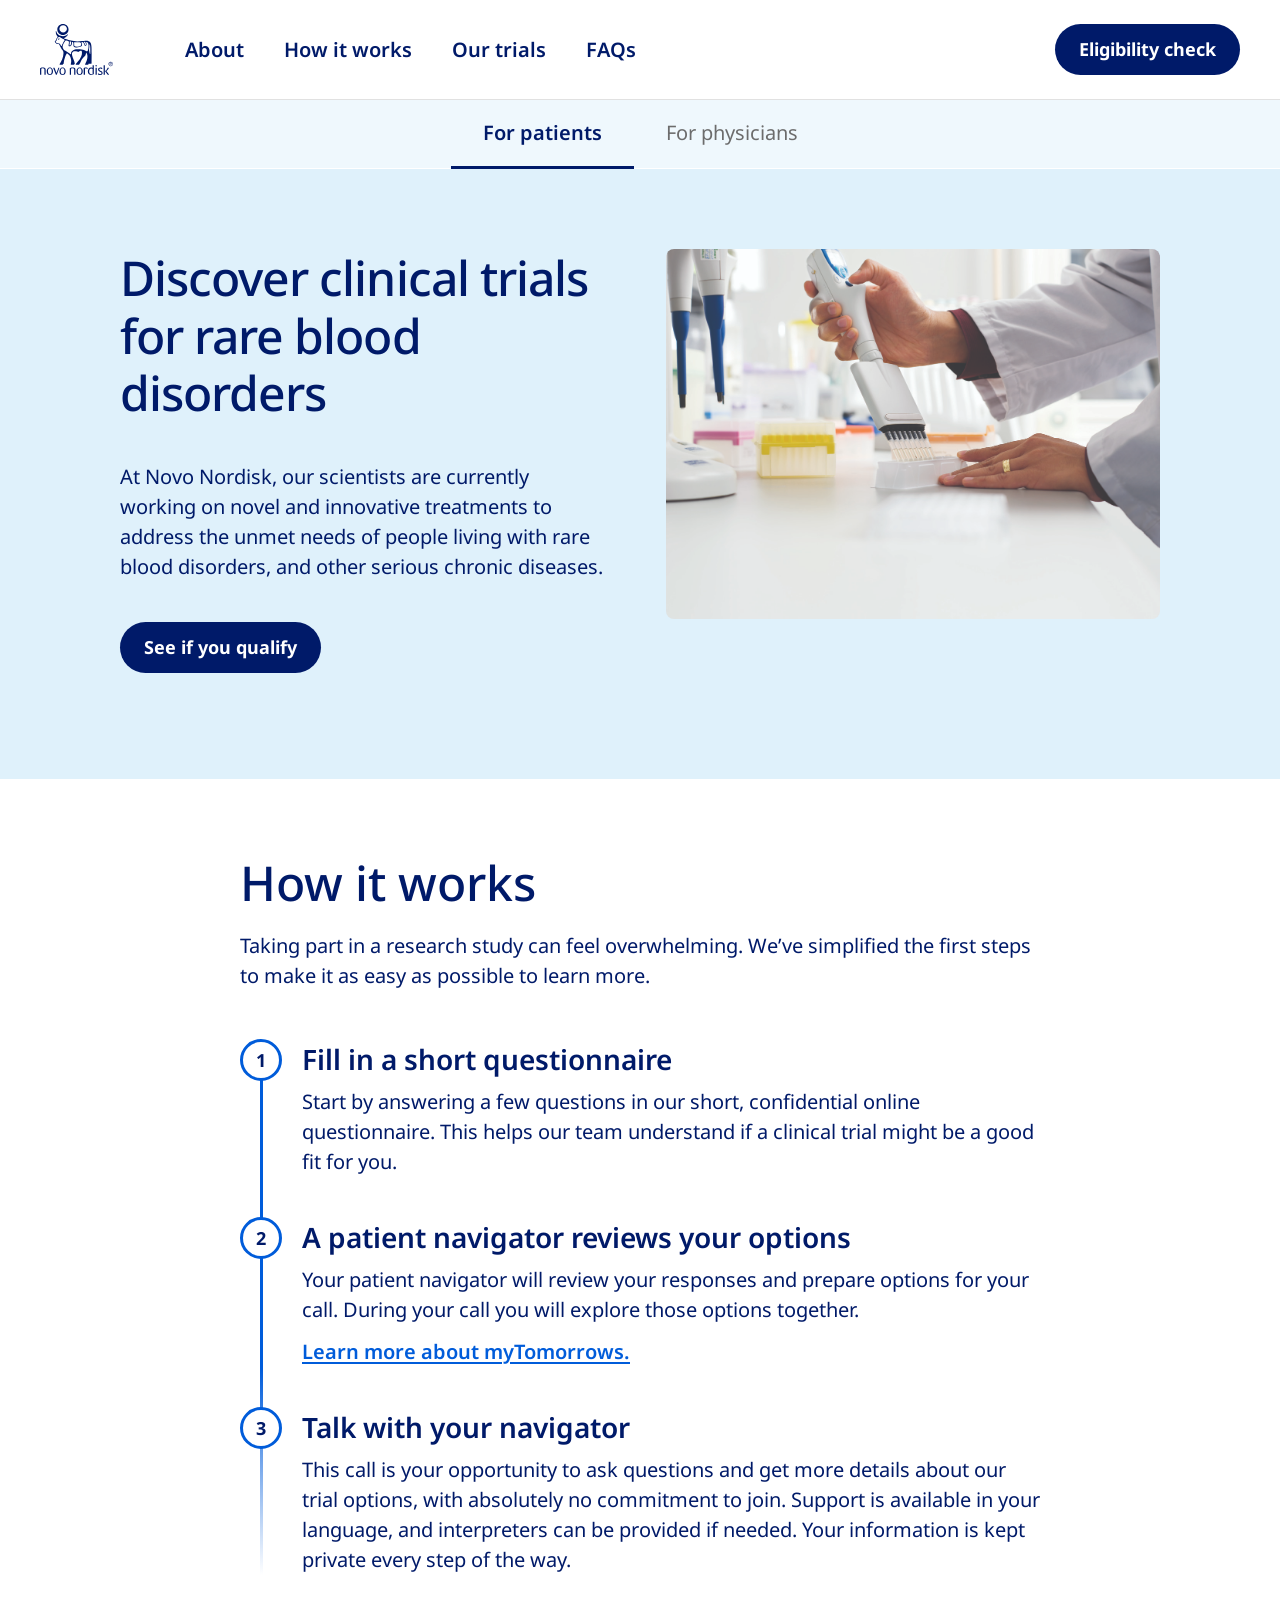
<file: index.html>
<!DOCTYPE html>
<html lang="en">
  <head>
    <meta charset="UTF-8" />
    <meta name="viewport" content="width=device-width, initial-scale=1.0" />
    <title>Novo Nordisk — Clinical trials</title>
    <link rel="preconnect" href="https://fonts.googleapis.com" />
    <link rel="preconnect" href="https://fonts.gstatic.com" crossorigin />
    <link
      href="https://fonts.googleapis.com/css2?family=Noto+Sans:wght@400;500;600;700&display=swap"
      rel="stylesheet"
    />
    <link
      href="https://fonts.googleapis.com/css2?family=Material+Symbols+Outlined:opsz,wght,FILL,GRAD@24,400,0,0"
      rel="stylesheet"
    />
    <link rel="stylesheet" href="styles.css" />
  </head>
  <body id="top">
    <a href="#main" class="skip-link">Skip to content</a>

    <header class="site-header">
      <div class="site-header__inner">
        <a href="#top" class="site-logo" aria-label="Novo Nordisk home">
          <img src="assets/logo.svg" alt="" width="104" height="74" />
        </a>
        <nav class="site-nav" aria-label="Primary">
          <a href="#top" class="site-nav__link" data-scroll-target="hero">About</a>
          <a href="#top" class="site-nav__link" data-scroll-target="how-it-works">How it works</a>
          <a href="#top" class="site-nav__link" data-scroll-target="trials">Our trials</a>
          <a href="#top" class="site-nav__link" data-scroll-target="faqs">FAQs</a>
        </nav>
        <a href="questionnaire.html" class="btn btn--primary site-header__cta">Eligibility check</a>
      </div>
    </header>

    <div class="role-tabbar" role="tablist" aria-label="Audience">
      <div class="role-tabbar__inner">
        <button
          type="button"
          class="role-tab role-tab--active"
          role="tab"
          id="tab-patients"
          aria-selected="true"
          aria-controls="panel-patients"
          data-panel="patients"
        >
          For patients
        </button>
        <button
          type="button"
          class="role-tab"
          role="tab"
          id="tab-physicians"
          aria-selected="false"
          aria-controls="panel-physicians"
          data-panel="physicians"
        >
          For physicians
        </button>
      </div>
    </div>

    <main id="main">
      <!-- Patients -->
      <section
        id="panel-patients"
        class="role-panel"
        role="tabpanel"
        aria-labelledby="tab-patients"
        data-panel-id="patients"
      >
        <div class="hero" data-scroll-section="hero">
          <div class="hero__inner">
            <div class="hero__copy">
              <h1 class="hero__title">Discover clinical trials for rare blood disorders</h1>
              <p class="hero__lead">
                At Novo Nordisk, our scientists are currently working on novel and innovative
                treatments to address the unmet needs of people living with rare blood disorders,
                and other serious chronic diseases.
              </p>
              <a href="questionnaire.html" class="btn btn--primary">See if you qualify</a>
            </div>
            <div class="hero__media">
              <img
                class="hero__image"
                src="assets/hero-lab.jpg"
                alt="Researcher using a pipette in a laboratory"
                width="494"
                height="370"
              />
            </div>
          </div>
        </div>

        <section class="features" data-scroll-section="how-it-works">
          <div class="features__inner">
            <header class="features__header">
              <h2 class="features__title">How it works</h2>
              <p class="features__intro">
                Taking part in a research study can feel overwhelming. We’ve simplified the first
                steps to make it as easy as possible to learn more.
              </p>
            </header>
            <div class="steps">
              <div class="steps__line" aria-hidden="true"></div>
              <ol class="steps__list">
                <li class="step">
                  <span class="step__badge" aria-hidden="true">1</span>
                  <div class="step__body">
                    <h3 class="step__title">Fill in a short questionnaire</h3>
                    <p class="step__text">
                      Start by answering a few questions in our short, confidential online
                      questionnaire. This helps our team understand if a clinical trial might be a
                      good fit for you.
                    </p>
                  </div>
                </li>
                <li class="step">
                  <span class="step__badge" aria-hidden="true">2</span>
                  <div class="step__body">
                    <h3 class="step__title">A patient navigator reviews your options</h3>
                    <p class="step__text">
                      Your patient navigator will review your responses and prepare options for your
                      call. During your call you will explore those options together.
                    </p>
                    <p class="step__more">
                      <a
                        href="https://www.mytomorrows.com/"
                        class="step__link"
                        target="_blank"
                        rel="noopener noreferrer"
                      >Learn more about myTomorrows.</a>
                    </p>
                  </div>
                </li>
                <li class="step">
                  <span class="step__badge" aria-hidden="true">3</span>
                  <div class="step__body">
                    <h3 class="step__title">Talk with your navigator</h3>
                    <p class="step__text">
                      This call is your opportunity to ask questions and get more details about our trial options, with
                      absolutely no commitment to join. Support is available in your language, and
                      interpreters can be provided if needed. Your information is kept private every
                      step of the way.
                    </p>
                  </div>
                </li>
              </ol>
            </div>
          </div>
        </section>
      </section>

      <!-- Physicians -->
      <section
        id="panel-physicians"
        class="role-panel"
        role="tabpanel"
        aria-labelledby="tab-physicians"
        hidden
        data-panel-id="physicians"
      >
        <div class="hero" data-scroll-section="hero">
          <div class="hero__inner hero__inner--physician">
            <div class="hero__copy">
              <h1 class="hero__title">Refer patients to clinical trials for rare blood disorders</h1>
              <p class="hero__lead">
                Browse our current clinical trial pipeline, pre-screen your patients with AI and
                refer them directly to one of our trial sites.
              </p>
              <button type="button" class="btn btn--primary">View all recruiting trials</button>
            </div>
            <div class="trial-card" data-scroll-section="trials">
              <ul class="trial-card__list">
                <li>
                  <a href="http://localhost:4200/search-results?list_id=019d2462-c3e8-7588-b291-e2b6f91e7b2a&condition=Sickle%20Cell%20Anemia" class="trial-card__row">
                    <span class="trial-card__icon" aria-hidden="true">
                      <span class="material-symbols-outlined trial-card__material-icon">water_drop</span>
                    </span>
                    <span class="trial-card__label">Etavopivat (Sickle Cell Disease)</span>
                    <span class="trial-card__chev" aria-hidden="true">
                      <svg width="24" height="24" viewBox="0 0 24 24" fill="none">
                        <path
                          d="M9 6l6 6-6 6"
                          stroke="currentColor"
                          stroke-width="2"
                          stroke-linecap="round"
                          stroke-linejoin="round"
                        />
                      </svg>
                    </span>
                  </a>
                </li>
                <li>
                  <a href="https://mytomorrows.com" class="trial-card__row">
                    <span class="trial-card__icon" aria-hidden="true">
                      <span class="material-symbols-outlined trial-card__material-icon">bloodtype</span>
                    </span>
                    <span class="trial-card__label">Etavopivat (Rare Blood Disorders)</span>
                    <span class="trial-card__chev" aria-hidden="true">
                      <svg width="24" height="24" viewBox="0 0 24 24" fill="none">
                        <path
                          d="M9 6l6 6-6 6"
                          stroke="currentColor"
                          stroke-width="2"
                          stroke-linecap="round"
                          stroke-linejoin="round"
                        />
                      </svg>
                    </span>
                  </a>
                </li>
                <li>
                  <a href="#" class="trial-card__row">
                    <span class="trial-card__icon" aria-hidden="true">
                      <span class="material-symbols-outlined trial-card__material-icon">science</span>
                    </span>
                    <span class="trial-card__label">NDec (Rare Blood Disorders)</span>
                    <span class="trial-card__chev" aria-hidden="true">
                      <svg width="24" height="24" viewBox="0 0 24 24" fill="none">
                        <path
                          d="M9 6l6 6-6 6"
                          stroke="currentColor"
                          stroke-width="2"
                          stroke-linecap="round"
                          stroke-linejoin="round"
                        />
                      </svg>
                    </span>
                  </a>
                </li>
                <li>
                  <a href="#" class="trial-card__row trial-card__row--last">
                    <span class="trial-card__icon" aria-hidden="true">
                      <span class="material-symbols-outlined trial-card__material-icon">view_list</span>
                    </span>
                    <span class="trial-card__label">View all Rare Blood Disorder trials</span>
                    <span class="trial-card__chev" aria-hidden="true">
                      <svg width="24" height="24" viewBox="0 0 24 24" fill="none">
                        <path
                          d="M9 6l6 6-6 6"
                          stroke="currentColor"
                          stroke-width="2"
                          stroke-linecap="round"
                          stroke-linejoin="round"
                        />
                      </svg>
                    </span>
                  </a>
                </li>
              </ul>
            </div>
          </div>
        </div>

        <section class="features" data-scroll-section="how-it-works">
          <div class="features__inner">
            <header class="features__header">
              <h2 class="features__title">How it works</h2>
              <p class="features__intro">
                We have partnered with myTomorrows to help you easily view, pre-screen and refer your
                patients. Here are the steps to follow:
              </p>
            </header>
            <div class="steps">
              <div class="steps__line" aria-hidden="true"></div>
              <ol class="steps__list">
                <li class="step">
                  <span class="step__badge" aria-hidden="true">1</span>
                  <div class="step__body">
                    <h3 class="step__title">View active trials</h3>
                    <p class="step__text">
                      See which trials are currently actively recruiting at our sites.
                    </p>
                  </div>
                </li>
                <li class="step">
                  <span class="step__badge" aria-hidden="true">2</span>
                  <div class="step__body">
                    <h3 class="step__title">Pre-screen with AI</h3>
                    <p class="step__text">
                      Our online pre-screener gives you an immediate preliminary check. This saves you
                      time and helps us connect you with the right people.
                    </p>
                  </div>
                </li>
                <li class="step">
                  <span class="step__badge" aria-hidden="true">3</span>
                  <div class="step__body">
                    <h3 class="step__title">Refer your patient to a trial</h3>
                    <p class="step__text">
                      If your patient matches a trial, you can refer them directly. This will help you get in touch with the trial site and start the enrollment process.
                    </p>
                  </div>
                </li>
              </ol>
            </div>
          </div>
        </section>
      </section>
    </main>

    <script src="app.js"></script>
  </body>
</html>
</file>
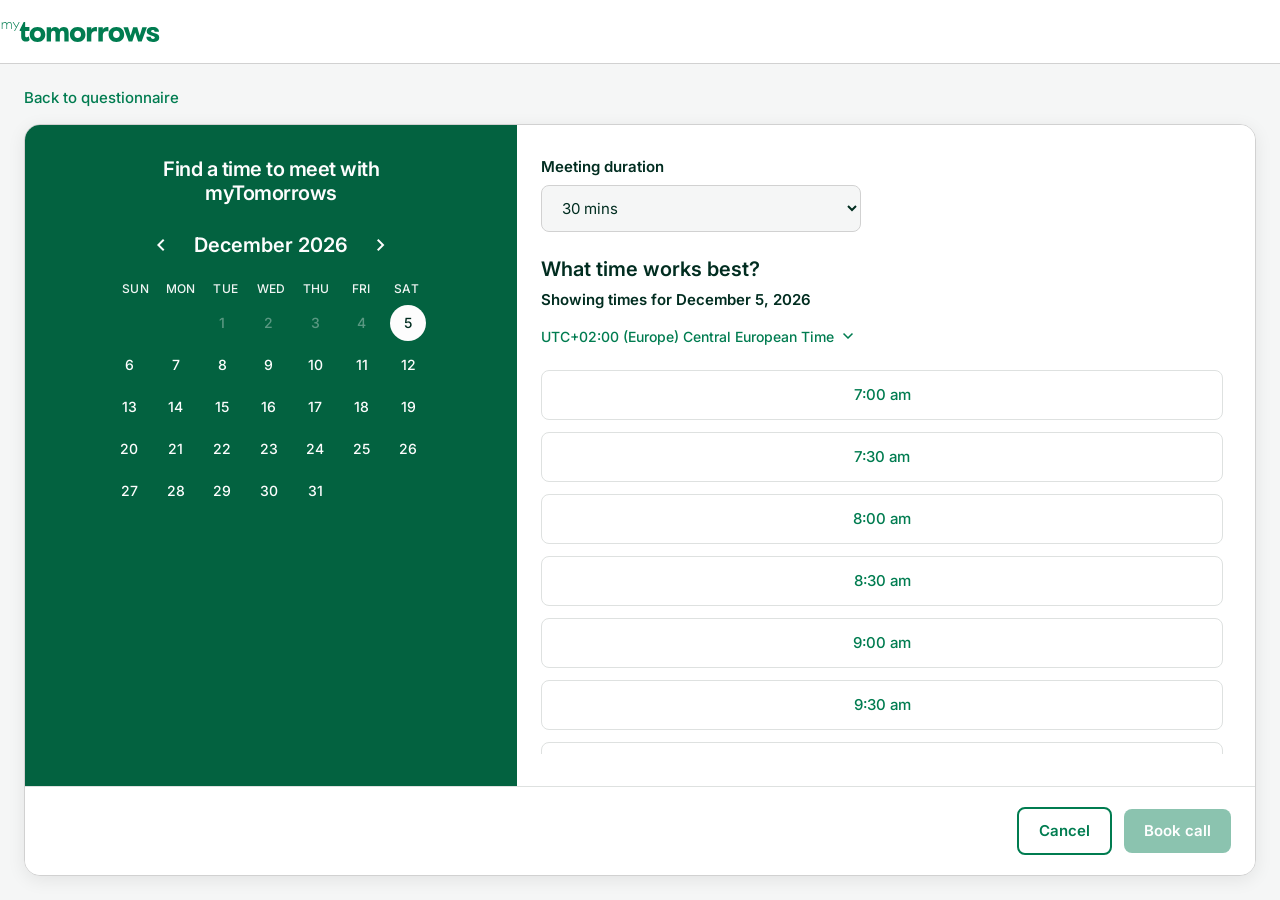
<file: book-a-call.html>
<!DOCTYPE html>
<html lang="en">
  <head>
    <meta charset="UTF-8" />
    <meta name="viewport" content="width=device-width, initial-scale=1.0" />
    <title>Book a call — myTomorrows</title>
    <link rel="preconnect" href="https://fonts.googleapis.com" />
    <link rel="preconnect" href="https://fonts.gstatic.com" crossorigin />
    <link
      href="https://fonts.googleapis.com/css2?family=Inter:wght@400;500;600;700&display=swap"
      rel="stylesheet"
    />
    <link
      href="https://fonts.googleapis.com/css2?family=Material+Symbols+Outlined:opsz,wght,FILL,GRAD@24,400,0,0"
      rel="stylesheet"
    />
    <link rel="stylesheet" href="styles.css" />
  </head>
  <body class="book-page">
    <a href="#book-main" class="skip-link">Skip to content</a>

    <header class="book-header">
      <div class="book-header__inner book-header__inner--flush">
        <a href="index.html" class="book-header__logo" aria-label="myTomorrows clinical trials home">
          <img src="assets/logo-mytomorrows.svg" alt="" width="161" height="20" />
        </a>
      </div>
    </header>

    <main id="book-main" class="book-main">
      <div class="book-main__back">
        <a href="questionnaire.html" class="book-header__back">Back to questionnaire</a>
      </div>
      <div class="book-card">
        <div class="book-scheduler" aria-labelledby="book-scheduler-title">
          <div class="book-scheduler__sidebar">
            <h1 class="book-scheduler__title" id="book-scheduler-title">
              Find a time to meet with myTomorrows
            </h1>
            <div class="book-scheduler__month" role="group" aria-label="Month">
              <button type="button" class="book-scheduler__month-btn" id="book-prev-month" aria-label="Previous month">
                <span class="material-symbols-outlined" aria-hidden="true">chevron_left</span>
              </button>
              <p class="book-scheduler__month-label" id="book-month-label">July 2025</p>
              <button type="button" class="book-scheduler__month-btn" id="book-next-month" aria-label="Next month">
                <span class="material-symbols-outlined" aria-hidden="true">chevron_right</span>
              </button>
            </div>
            <div class="book-scheduler__cal-wrap">
              <div class="book-scheduler__weekdays" aria-hidden="true">
                <span>SUN</span><span>MON</span><span>TUE</span><span>WED</span><span>THU</span><span>FRI</span><span>SAT</span>
              </div>
              <div class="book-scheduler__grid" id="book-cal-grid" role="grid" aria-label="Calendar"></div>
            </div>
          </div>

          <div class="book-scheduler__panel">
            <div class="book-scheduler__field">
              <label class="book-scheduler__label" for="book-duration">Meeting duration</label>
              <select id="book-duration" class="book-scheduler__select" aria-describedby="book-duration-hint">
                <option value="30" selected>30 mins</option>
                <option value="45">45 mins</option>
                <option value="60">60 mins</option>
              </select>
              <span id="book-duration-hint" class="visually-hidden">Choose how long the call should last</span>
            </div>

            <h2 class="book-scheduler__heading">What time works best?</h2>
            <p class="book-scheduler__subhead" id="book-showing-times">Showing times for July 1, 2025</p>

            <button type="button" class="book-scheduler__tz" id="book-tz-toggle" aria-expanded="false">
              <span id="book-tz-label">UTC+02:00 (Europe) Central European Time</span>
              <span class="material-symbols-outlined book-scheduler__tz-chev" aria-hidden="true">expand_more</span>
            </button>
            <p class="book-scheduler__tz-note" id="book-tz-note" hidden>
              Timezone selection is a prototype placeholder; times are shown in your selected zone.
            </p>

            <div class="book-scheduler__slots-wrap">
              <ul class="book-scheduler__slots" id="book-slots"></ul>
            </div>
            <p class="book-scheduler__live visually-hidden" id="book-selection-live" aria-live="polite"></p>
          </div>
        </div>

        <footer class="book-planner-footer">
          <button type="button" class="book-planner-footer__cancel" id="book-cancel">Cancel</button>
          <button type="button" class="book-planner-footer__submit" id="book-submit" disabled>
            Book call
          </button>
        </footer>
      </div>
    </main>

    <script src="book-a-call.js"></script>
  </body>
</html>
</file>
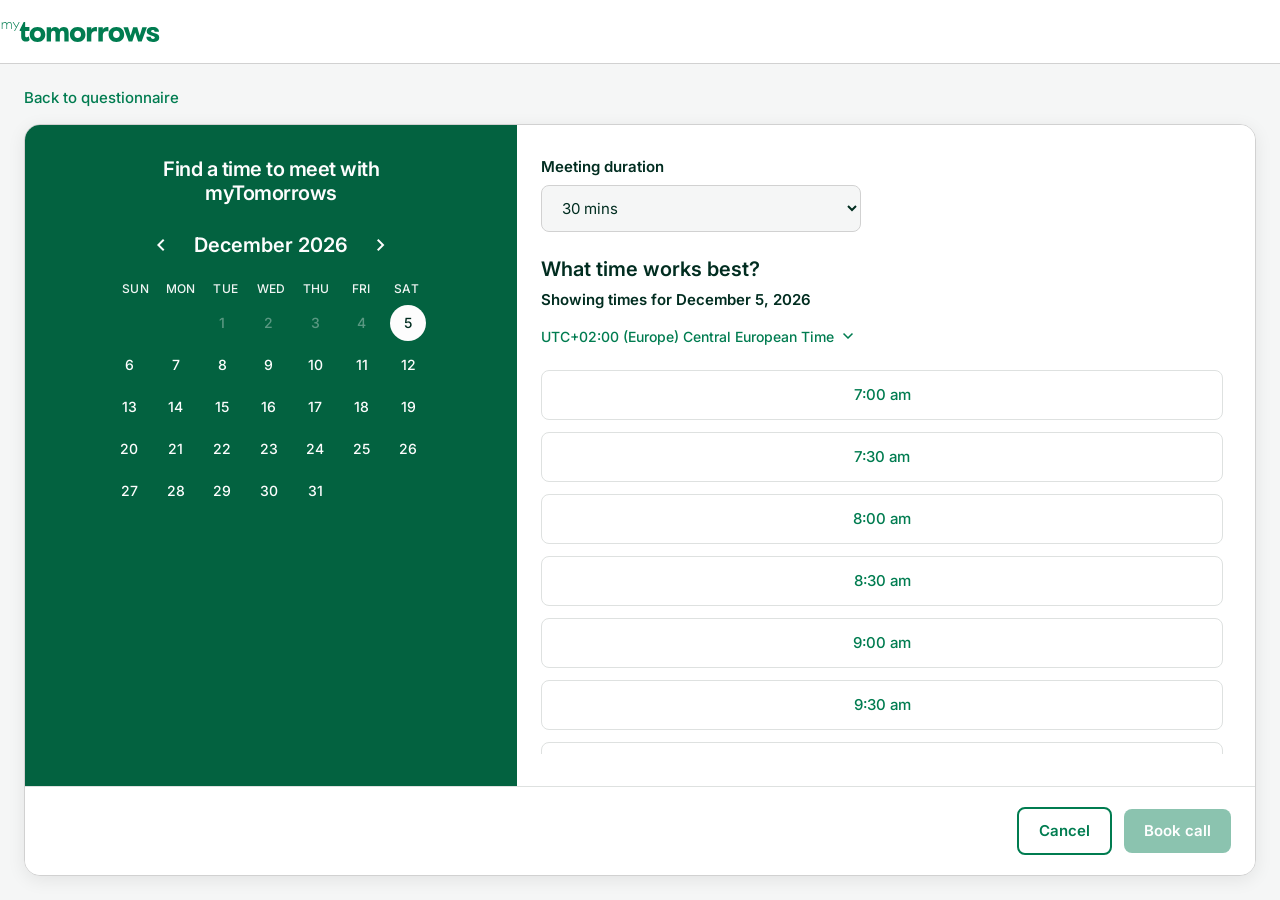
<file: book-call-confirmed.html>
<!DOCTYPE html>
<html lang="en">
  <head>
    <meta charset="UTF-8" />
    <meta name="viewport" content="width=device-width, initial-scale=1.0" />
    <title>Call booked — myTomorrows</title>
    <link rel="preconnect" href="https://fonts.googleapis.com" />
    <link rel="preconnect" href="https://fonts.gstatic.com" crossorigin />
    <link
      href="https://fonts.googleapis.com/css2?family=Inter:wght@400;500;600;700&display=swap"
      rel="stylesheet"
    />
    <link
      href="https://fonts.googleapis.com/css2?family=Material+Symbols+Outlined:opsz,wght,FILL,GRAD@24,400,0,0"
      rel="stylesheet"
    />
    <link rel="stylesheet" href="styles.css" />
  </head>
  <body class="book-page">
    <a href="#book-confirm-main" class="skip-link">Skip to content</a>

    <header class="book-header">
      <div class="book-header__inner book-header__inner--flush">
        <a href="index.html" class="book-header__logo" aria-label="myTomorrows clinical trials home">
          <img src="assets/logo-mytomorrows.svg" alt="" width="161" height="20" />
        </a>
      </div>
    </header>

    <main id="book-confirm-main" class="book-confirm-main">
      <div class="book-main__back">
        <a href="book-a-call.html" class="book-header__back">Back to planner</a>
      </div>
      <div class="book-confirm-card">
        <div class="book-confirm-hero">
          <div class="book-confirm-icon" aria-hidden="true">
            <span class="material-symbols-outlined book-confirm-icon__glyph">check</span>
          </div>
          <h1 class="book-confirm-headline">Your call with your patient navigator was successfully booked</h1>
          <p class="book-confirm-body" id="book-confirm-copy">
            You booked a call on <span id="book-confirm-date"></span> at <span id="book-confirm-time"></span>. Your
            patient navigator will call you on <span id="book-confirm-phone"></span>. Create an account below to stay up
            to date on your case.
          </p>
          <a
            class="intake-done-cta book-confirm-cta"
            id="book-confirm-create-account"
            href="patient-home.html"
            target="_blank"
            rel="noopener noreferrer"
            >Create account</a
          >
        </div>
      </div>
    </main>

    <script src="book-call-confirmed.js"></script>
  </body>
</html>
</file>
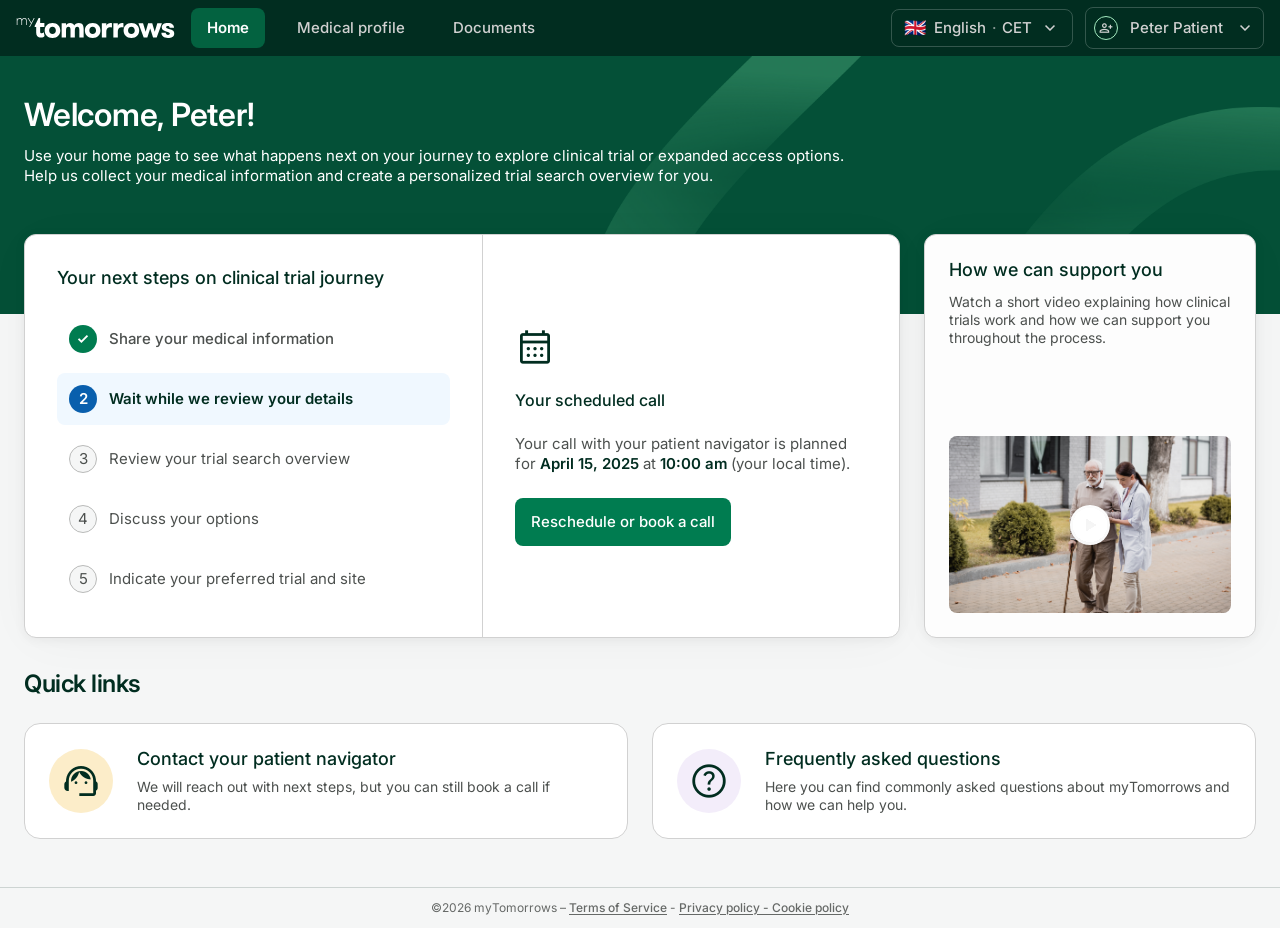
<file: patient-home.html>
<!DOCTYPE html>
<html lang="en">
  <head>
    <meta charset="UTF-8" />
    <meta name="viewport" content="width=device-width, initial-scale=1.0" />
    <title>Home — myTomorrows</title>
    <link rel="preconnect" href="https://fonts.googleapis.com" />
    <link rel="preconnect" href="https://fonts.gstatic.com" crossorigin />
    <link
      href="https://fonts.googleapis.com/css2?family=Inter:wght@400;500;600;700&display=swap"
      rel="stylesheet"
    />
    <link
      href="https://fonts.googleapis.com/css2?family=Material+Symbols+Outlined:opsz,wght,FILL,GRAD@24,400,0,0"
      rel="stylesheet"
    />
    <link rel="stylesheet" href="styles.css" />
  </head>
  <body class="portal-page">
    <a href="#portal-main" class="skip-link">Skip to content</a>

    <header class="portal-nav">
      <div class="portal-nav__inner">
        <a href="patient-home.html" class="portal-nav__logo" aria-label="myTomorrows home">
          <img src="assets/logo-mytomorrows.svg" alt="" width="161" height="20" />
        </a>
        <nav class="portal-nav__links" aria-label="Primary">
          <a href="patient-home.html" class="portal-nav__item portal-nav__item--active" aria-current="page"
            >Home</a
          >
          <a href="#" class="portal-nav__item">Medical profile</a>
          <a href="#" class="portal-nav__item">Documents</a>
        </nav>
        <div class="portal-nav__actions">
          <details class="portal-nav__locale" id="portal-locale-details" aria-label="Language and time zone">
            <summary class="portal-nav__locale-trigger">
              <span class="portal-nav__locale-flag" aria-hidden="true">🇬🇧</span>
              <span class="portal-nav__locale-meta">
                <span class="portal-nav__locale-lang">English</span>
                <span class="portal-nav__locale-sep" aria-hidden="true">·</span>
                <span class="portal-nav__locale-tz">CET</span>
              </span>
              <span class="material-symbols-outlined portal-nav__chev" aria-hidden="true">keyboard_arrow_down</span>
            </summary>
            <div class="portal-nav__locale-panel">
              <button type="button" class="portal-nav__locale-option portal-nav__locale-option--current" aria-current="true">
                <span aria-hidden="true">🇬🇧</span>
                <span>English</span>
                <span class="portal-nav__locale-option-tz">CET</span>
              </button>
              <button type="button" class="portal-nav__locale-option">
                <span aria-hidden="true">🇳🇱</span>
                <span>Nederlands</span>
                <span class="portal-nav__locale-option-tz">CET</span>
              </button>
              <button type="button" class="portal-nav__locale-option">
                <span aria-hidden="true">🇩🇪</span>
                <span>Deutsch</span>
                <span class="portal-nav__locale-option-tz">CET</span>
              </button>
            </div>
          </details>
          <div class="portal-nav__user">
            <span class="portal-nav__avatar" aria-hidden="true">
              <span class="material-symbols-outlined">person_add</span>
            </span>
            <span class="portal-nav__user-name" id="portal-user-name">Peter Patient</span>
            <span class="material-symbols-outlined portal-nav__chev" aria-hidden="true">keyboard_arrow_down</span>
          </div>
        </div>
      </div>
    </header>

    <div class="portal-hero">
      <img
        class="portal-hero__decoration"
        src="assets/Decoration_Hero.png"
        alt=""
        width="1968"
        height="1052"
      />
      <div class="portal-hero__inner">
        <div class="portal-hero__copy">
          <h1 class="portal-headline-3 portal-hero__title">
            Welcome, <span id="portal-welcome-name">Peter</span>!
          </h1>
          <div class="portal-body-1 portal-hero__intro">
            <p>
              Use your home page to see what happens next on your journey to explore clinical trial or expanded
              access options.
            </p>
            <p>
              Help us collect your medical information and create a personalized trial search overview for you.
            </p>
          </div>
        </div>
      </div>
    </div>

    <main id="portal-main" class="portal-main">
      <div class="portal-main__row">
        <section class="portal-next-card" aria-labelledby="portal-next-heading">
          <div class="portal-next-card__left">
            <h2 class="portal-subtitle-1" id="portal-next-heading">Your next steps on clinical trial journey</h2>
            <ol class="portal-step-list">
              <li
                class="portal-step-item portal-step-item--completed"
                aria-label="Step 1 completed: Share your medical information"
              >
                <span class="portal-step-badge portal-step-badge--completed" aria-hidden="true">
                  <span class="material-symbols-outlined">check</span>
                </span>
                <span class="portal-step-label portal-step-label--completed">Share your medical information</span>
              </li>
              <li class="portal-step-item portal-step-item--current" aria-current="step">
                <span class="portal-step-badge portal-step-badge--current" aria-hidden="true">2</span>
                <span class="portal-step-label portal-step-label--current">Wait while we review your details</span>
              </li>
              <li class="portal-step-item">
                <span class="portal-step-badge" aria-hidden="true">3</span>
                <span class="portal-step-label">Review your trial search overview</span>
              </li>
              <li class="portal-step-item">
                <span class="portal-step-badge" aria-hidden="true">4</span>
                <span class="portal-step-label">Discuss your options</span>
              </li>
              <li class="portal-step-item">
                <span class="portal-step-badge" aria-hidden="true">5</span>
                <span class="portal-step-label">Indicate your preferred trial and site</span>
              </li>
            </ol>
          </div>
          <div class="portal-next-card__divider" aria-hidden="true"></div>
          <div class="portal-next-card__right">
            <span class="material-symbols-outlined portal-quiz-icon" aria-hidden="true">calendar_month</span>
            <h3 class="portal-subtitle-2">Your scheduled call</h3>
            <p class="portal-body-1 portal-next-card__desc" id="portal-call-reminder">
              Your call with your patient navigator is planned for
              <span id="portal-call-reminder-date" class="portal-call-reminder__when"></span>
              at
              <span id="portal-call-reminder-time" class="portal-call-reminder__when"></span>
              (your local time).
            </p>
            <a href="book-a-call.html" class="portal-btn-primary">Reschedule or book a call</a>
          </div>
        </section>

        <aside class="portal-video-card" aria-labelledby="portal-video-heading">
          <h3 class="portal-subtitle-1" id="portal-video-heading">How we can support you</h3>
          <p class="portal-body-2 portal-video-card__intro">
            Watch a short video explaining how clinical trials work and how we can support you throughout the
            process.
          </p>
          <div class="portal-video-frame">
            <img
              class="portal-video-frame__thumb"
              src="assets/portal-video-thumb.png"
              alt=""
              width="284"
              height="177"
            />
            <button type="button" class="portal-video-frame__play" aria-label="Play video">
              <img src="assets/portal-play-circle.svg" alt="" width="40" height="40" />
            </button>
          </div>
        </aside>
      </div>

      <section class="portal-quick" aria-labelledby="portal-quick-heading">
        <h2 class="portal-headline-5" id="portal-quick-heading">Quick links</h2>
        <div class="portal-quick__grid">
          <a href="#" class="portal-quick-card">
            <span class="portal-quick-card__icon portal-quick-card__icon--contact" aria-hidden="true">
              <span class="material-symbols-outlined">support_agent</span>
            </span>
            <span class="portal-quick-card__body">
              <span class="portal-subtitle-1 portal-quick-card__title">Contact your patient navigator</span>
              <span class="portal-body-2 portal-quick-card__text"
                >We will reach out with next steps, but you can still book a call if needed.</span
              >
            </span>
          </a>
          <a href="https://www.mytomorrows.com/" class="portal-quick-card" target="_blank" rel="noopener noreferrer">
            <span class="portal-quick-card__icon portal-quick-card__icon--faq" aria-hidden="true">
              <span class="material-symbols-outlined">help</span>
            </span>
            <span class="portal-quick-card__body">
              <span class="portal-subtitle-1 portal-quick-card__title">Frequently asked questions</span>
              <span class="portal-body-2 portal-quick-card__text"
                >Here you can find commonly asked questions about myTomorrows and how we can help you.</span
              >
            </span>
          </a>
        </div>
      </section>
    </main>

    <footer class="portal-footer">
      <p class="portal-caption portal-footer__legal">
        <span>©2026 myTomorrows –</span>
        <a href="#">Terms of Service</a>
        <span> - </span>
        <a href="#">Privacy policy - Cookie policy</a>
      </p>
    </footer>

    <script>
      (function () {
        const p = new URLSearchParams(location.search);
        const first = p.get("first");
        const name = p.get("name");
        const welcomeEl = document.getElementById("portal-welcome-name");
        const userEl = document.getElementById("portal-user-name");
        if (first && welcomeEl) welcomeEl.textContent = first;
        if (name && userEl) userEl.textContent = name;
        else if (first && userEl && !name) userEl.textContent = first + " Patient";

        var localeDetails = document.getElementById("portal-locale-details");
        if (localeDetails) {
          var flagEl = localeDetails.querySelector(".portal-nav__locale-flag");
          var langEl = localeDetails.querySelector(".portal-nav__locale-lang");
          var tzEl = localeDetails.querySelector(".portal-nav__locale-tz");
          var localeOptions = localeDetails.querySelectorAll(".portal-nav__locale-option");
          localeOptions.forEach(function (btn) {
            btn.addEventListener("click", function () {
              var spans = btn.querySelectorAll("span");
              var tz = btn.querySelector(".portal-nav__locale-option-tz");
              if (flagEl && spans[0]) flagEl.textContent = spans[0].textContent;
              if (langEl && spans[1]) langEl.textContent = spans[1].textContent;
              if (tzEl && tz) tzEl.textContent = tz.textContent;
              localeOptions.forEach(function (o) {
                var on = o === btn;
                o.classList.toggle("portal-nav__locale-option--current", on);
                if (on) o.setAttribute("aria-current", "true");
                else o.removeAttribute("aria-current");
              });
              localeDetails.removeAttribute("open");
            });
          });
        }

        const BOOKING_KEY = "novo-book-call-booking";
        const MONTH_NAMES = [
          "January",
          "February",
          "March",
          "April",
          "May",
          "June",
          "July",
          "August",
          "September",
          "October",
          "November",
          "December",
        ];
        /** Fallback when planner has not stored a slot (prototype demo). */
        const MOCK_BOOKING = { y: 2025, m: 3, d: 15, time: "10:00 am" };

        function formatBookingDate(y, m, d) {
          return MONTH_NAMES[m] + " " + d + ", " + y;
        }

        function parseBooking(raw) {
          if (!raw) return null;
          var b = JSON.parse(raw);
          if (
            typeof b.y !== "number" ||
            typeof b.m !== "number" ||
            typeof b.d !== "number" ||
            typeof b.time !== "string"
          ) {
            return null;
          }
          return b;
        }

        function loadBooking() {
          try {
            var fromSession = parseBooking(sessionStorage.getItem(BOOKING_KEY));
            if (fromSession) return fromSession;
            return parseBooking(localStorage.getItem(BOOKING_KEY));
          } catch (_) {
            return null;
          }
        }

        var booking = loadBooking() || MOCK_BOOKING;
        var dateEl = document.getElementById("portal-call-reminder-date");
        var timeEl = document.getElementById("portal-call-reminder-time");
        if (dateEl) dateEl.textContent = formatBookingDate(booking.y, booking.m, booking.d);
        if (timeEl) timeEl.textContent = booking.time;
      })();
    </script>
  </body>
</html>
</file>
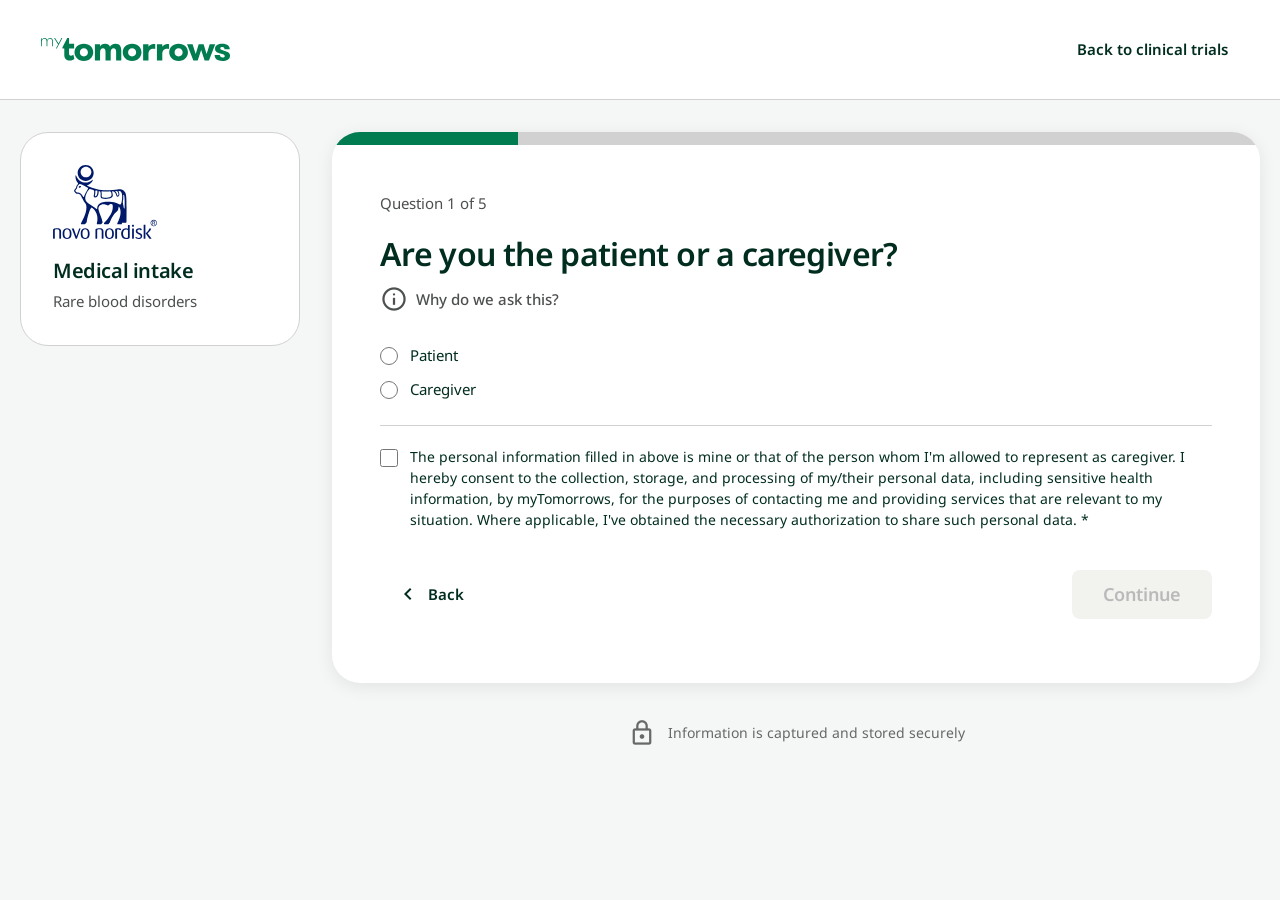
<file: questionnaire.html>
<!DOCTYPE html>
<html lang="en">
  <head>
    <meta charset="UTF-8" />
    <meta name="viewport" content="width=device-width, initial-scale=1.0" />
    <title>Medical intake — Eligibility</title>
    <link rel="preconnect" href="https://fonts.googleapis.com" />
    <link rel="preconnect" href="https://fonts.gstatic.com" crossorigin />
    <link
      href="https://fonts.googleapis.com/css2?family=Noto+Sans:wght@400;500;600;700&display=swap"
      rel="stylesheet"
    />
    <link
      href="https://fonts.googleapis.com/css2?family=Material+Symbols+Outlined:opsz,wght,FILL,GRAD@24,400,0,0"
      rel="stylesheet"
    />
    <link rel="stylesheet" href="styles.css" />
  </head>
  <body class="intake-page">
    <a href="#main-intake" class="skip-link">Skip to content</a>

    <header class="site-header intake-header">
      <div class="site-header__inner intake-header__inner">
        <a href="index.html" class="site-logo" aria-label="myTomorrows home">
          <img src="assets/logo-mytomorrows.svg" alt="" width="310" height="39" />
        </a>
        <a href="index.html" class="intake-header__back">Back to clinical trials</a>
      </div>
    </header>

    <main id="main-intake" class="intake">
      <div class="intake__inner">
        <aside class="intake-sidebar" aria-labelledby="intake-sidebar-title">
          <div class="intake-sidebar__brand">
            <a href="index.html" class="intake-sidebar__logo-link" aria-label="Novo Nordisk clinical trials home">
              <img src="assets/logo.svg" alt="" class="intake-sidebar__logo" width="104" height="74" />
            </a>
          </div>
          <h2 id="intake-sidebar-title" class="intake-sidebar__title"></h2>
          <p id="intake-sidebar-subtitle" class="intake-sidebar__subtitle"></p>
        </aside>

        <div class="intake-stack">
          <section class="intake-card" id="intake-card" aria-labelledby="intake-step-label">
            <div class="intake-card__progress" role="progressbar" aria-valuemin="1" aria-valuemax="1" aria-valuenow="1" aria-label="Question progress" id="intake-progress">
              <div class="intake-card__progress-fill" id="intake-progress-fill"></div>
            </div>

            <div class="intake-card__body" id="intake-active-panel">
              <p class="intake-card__step" id="intake-step-label">Question 1 of 1</p>

              <div class="intake-card__copy">
                <h1 class="intake-card__title" id="intake-title"></h1>
                <p class="intake-card__subtitle" id="intake-subtitle" hidden></p>
                <details class="intake-why" id="intake-why" hidden>
                  <summary class="intake-why__summary">
                    <span class="intake-why__icon material-symbols-outlined" aria-hidden="true">info</span>
                    Why do we ask this?
                  </summary>
                  <p class="intake-why__body" id="intake-why-text"></p>
                </details>
              </div>

              <div class="intake-card__field" id="intake-input-root"></div>

              <footer class="intake-card__footer">
                <button type="button" class="intake-footer__back" id="intake-back">
                  <span class="material-symbols-outlined" aria-hidden="true">keyboard_arrow_left</span>
                  Back
                </button>
                <div class="intake-footer__right">
                  <button type="button" class="intake-footer__skip" id="intake-skip" hidden>
                    Skip
                  </button>
                  <button type="button" class="intake-footer__continue" id="intake-continue" disabled>
                    Continue
                  </button>
                </div>
              </footer>
            </div>

            <div class="intake-card__body intake-review" id="intake-review" hidden>
              <div class="intake-review__intro">
                <p class="intake-review__eyebrow" id="intake-review-eyebrow">Summary</p>
                <h1 class="intake-review__title" id="intake-review-title">
                  Review and confirm your answers
                </h1>
              </div>
              <ul class="intake-review__list" id="intake-review-list" role="list"></ul>
              <footer class="intake-card__footer intake-review__footer">
                <button type="button" class="intake-footer__back" id="intake-review-back">
                  <span class="material-symbols-outlined" aria-hidden="true">keyboard_arrow_left</span>
                  Back
                </button>
                <button type="button" class="intake-footer__continue" id="intake-review-submit">
                  Submit questionnaire
                </button>
              </footer>
            </div>
          </section>

          <div class="intake-complete-screen" id="intake-complete" hidden>
            <div class="intake-done-card">
              <div class="intake-done-hero">
                <div class="intake-done-icon" aria-hidden="true">
                  <span class="material-symbols-outlined intake-done-icon__glyph">check</span>
                </div>
                <h1 class="intake-done-headline" id="intake-complete-headline">Thank you!</h1>
                <p class="intake-done-lead" id="intake-complete-lead">
                  We received your medical information
                </p>
              </div>
              <div class="intake-done-next">
                <h2 class="intake-done-next__title" id="intake-complete-next-heading">Next steps:</h2>
                <ol class="intake-done-steps">
                  <li class="intake-done-step">
                    <span class="intake-done-step__num" aria-hidden="true">1</span>
                    <div class="intake-done-step__body">
                      <p class="intake-done-step__heading" id="intake-complete-step1-title">
                        Create your myTomorrows account
                      </p>
                      <p class="intake-done-step__text" id="intake-complete-step1-desc">
                        Create your account to check your status, stay on top of your next steps, view and
                        edit your medical information.
                      </p>
                      <div class="intake-done-ctas">
                        <a
                          class="intake-done-cta"
                          id="intake-complete-book-call"
                          href="book-a-call.html"
                          >Book a call</a
                        >
                        <a
                          class="intake-done-cta intake-done-cta--secondary"
                          id="intake-complete-create-account"
                          href="patient-home.html"
                          target="_blank"
                          rel="noopener noreferrer"
                          >Create account</a
                        >
                      </div>
                    </div>
                  </li>
                  <li class="intake-done-step">
                    <span class="intake-done-step__num" aria-hidden="true">2</span>
                    <div class="intake-done-step__body">
                      <p class="intake-done-step__heading" id="intake-complete-step2-title">
                        Receive overview of clinical trial options
                      </p>
                      <p class="intake-done-step__text" id="intake-complete-step2-p1">
                        We will review your medical information and look for clinical trial options that match
                        your medical situation. Within one week, we will let you know when your trial search
                        overview is ready for download in your account.
                      </p>
                      <p class="intake-done-step__text" id="intake-complete-step2-p2">
                        If we need more information before creating your overview, we will contact you by email
                        within one week.
                      </p>
                    </div>
                  </li>
                </ol>
              </div>
            </div>

            <div class="intake-done-card intake-done-card--help">
              <div class="intake-done-help-header">
                <h2 class="intake-done-help__title" id="intake-complete-help-title">Need help?</h2>
                <p class="intake-done-help__intro" id="intake-complete-help-intro">
                  Find answers in our FAQs or reach out to us directly.
                </p>
              </div>
              <div class="intake-done-help-cards">
                <div class="intake-done-help-row">
                  <div class="intake-done-help-copy">
                    <p class="intake-done-help-row__title" id="intake-complete-faq-title">FAQs</p>
                    <p class="intake-done-help-row__text" id="intake-complete-faq-desc">
                      We’ve combined some of our most asked questions to help you.
                    </p>
                    <a
                      class="intake-done-link"
                      id="intake-complete-faq-link"
                      href="https://www.mytomorrows.com/"
                      target="_blank"
                      rel="noopener noreferrer"
                      ><span id="intake-complete-faq-link-label">Read FAQs</span
                      ><span class="material-symbols-outlined intake-done-link__icon" aria-hidden="true"
                        >open_in_new</span
                      ></a
                    >
                  </div>
                  <span class="material-symbols-outlined intake-done-help-icon" aria-hidden="true">help</span>
                </div>
                <div class="intake-done-help-row">
                  <div class="intake-done-help-copy">
                    <p class="intake-done-help-row__title" id="intake-complete-contact-title">Contact us</p>
                    <p class="intake-done-help-row__text" id="intake-complete-contact-intro">
                      If you have any questions or need more information, send an email to:
                    </p>
                    <a
                      class="intake-done-link"
                      id="intake-complete-contact-email"
                      href="mailto:patientnavigation@mytomorrows.com"
                      >patientnavigation@mytomorrows.com</a
                    >
                  </div>
                  <span class="material-symbols-outlined intake-done-help-icon" aria-hidden="true">mail</span>
                </div>
              </div>
            </div>

            <p class="intake-done-change-wrap">
              <button type="button" class="intake-done-change" id="intake-complete-change">
                <span id="intake-complete-change-label">Change your responses</span>
              </button>
            </p>
          </div>

          <div class="intake-secure">
            <span class="material-symbols-outlined intake-secure__icon" aria-hidden="true">lock</span>
            <p class="intake-secure__text" id="intake-secure-note"></p>
          </div>
        </div>
      </div>
    </main>

    <script src="questionnaire.js"></script>
  </body>
</html>
</file>
<file: styles.css>
/* Novo Nordisk LP — styles derived from Figma (patient + physician) */

:root {
  --color-navy: #001a69;
  --color-sky: #dff1fb;
  --color-muted: #6c6c6c;
  --color-border: #e1e1e1;
  --color-border-light: #e9edf1;
  --color-white: #ffffff;
  --color-line: #005cda;
  --color-navy-hover: #2852ad;
  --color-trial-row-hover: #e4eef8;
  --font: "Noto Sans", system-ui, sans-serif;
  --max-content: 1440px;
  --header-h: 100px;
  --tabbar-h: 68px;

  /* design-tokens.json — shared semantic (intake + future screens) */
  --color-text: #012d20;
  --color-primary-700: #007c50;
  --color-primary-800: #036240;
  --color-neutral-200: #d1d1d1;
  --color-neutral-300: #b9bab9;
  --color-neutral-600: #666967;
  --color-neutral-700: #4c504e;
  --color-bg-neutral: #f5f6f6;
  --color-bg-disabled: #f2f3ef;
  --space-2: 8px;
  --space-3: 12px;
  --space-4: 16px;
  --space-5: 20px;
  --space-6: 24px;
  --space-8: 32px;
  --radius-card: 28px;
  --radius-control: 16px;
  --fs-body-1: 15px;
  --fs-body-2: 14px;
  --fs-headline-3: 32px;
  --fs-headline-4: 28px;
  --fs-headline-5: 24px;
  --fs-headline-6: 20px;
  --fs-button: 15px;
  --lh-button: 24px;
  --color-link: #0771d2;
}

*,
*::before,
*::after {
  box-sizing: border-box;
}

html {
  scroll-behavior: smooth;
}

body {
  margin: 0;
  font-family: var(--font);
  font-size: 20px;
  line-height: 1.5;
  color: var(--color-navy);
  background: var(--color-white);
}

.visually-hidden {
  position: absolute;
  width: 1px;
  height: 1px;
  padding: 0;
  margin: -1px;
  overflow: hidden;
  clip: rect(0, 0, 0, 0);
  white-space: nowrap;
  border: 0;
}

/* Author `display` on a class must not beat the native `hidden` attribute (e.g. `.intake-review { display: flex }`). */
[hidden] {
  display: none !important;
}

.skip-link {
  position: absolute;
  left: -9999px;
  z-index: 999;
  padding: 0.75rem 1rem;
  background: var(--color-navy);
  color: var(--color-white);
  text-decoration: none;
}

.skip-link:focus {
  left: 1rem;
  top: 1rem;
}

/* Header */
.site-header {
  position: sticky;
  top: 0;
  z-index: 50;
  height: var(--header-h);
  border-bottom: 1px solid var(--color-border);
  background: var(--color-white);
}

.site-header__inner {
  max-width: var(--max-content);
  margin: 0 auto;
  height: 100%;
  display: flex;
  align-items: center;
  justify-content: space-between;
  gap: 1.5rem;
  padding: 12px 40px;
}

.site-logo {
  display: flex;
  flex-shrink: 0;
}

/* Explicit height + aspect-ratio so <img> never lays out 0×0 if SVG intrinsic size is missing */
.site-logo img {
  display: block;
  flex-shrink: 0;
  height: 24px;
  width: auto;
  max-width: min(100%, 200px);
  aspect-ratio: 310 / 39;
  object-fit: contain;
}

/* Landing page: Novo mark (logo.svg) vs wordmark on other pages */
body#top .site-logo img {
  height: 52px;
  aspect-ratio: 104 / 74;
}

.site-nav {
  display: flex;
  flex-wrap: wrap;
  align-items: center;
  gap: 24px;
  flex: 1;
  justify-content: flex-start;
  margin-left: 40px;
}

.site-nav__link {
  font-weight: 600;
  font-size: 20px;
  line-height: 1.5;
  color: var(--color-navy);
  text-decoration: none;
  padding: 8px;
  min-height: 80px;
  display: inline-flex;
  align-items: center;
  transition: color 0.15s ease;
}

.site-nav__link:hover,
.site-nav__link:focus-visible {
  color: var(--color-line);
  text-decoration: underline;
  outline: none;
}

.site-header__cta {
  flex-shrink: 0;
}

/* Role tabs */
.role-tabbar {
  position: sticky;
  top: var(--header-h);
  z-index: 40;
  width: 100%;
  background: var(--color-sky);
  border-bottom: 1px solid var(--color-white);
}

.role-tabbar__inner {
  width: 100%;
  min-height: var(--tabbar-h);
  display: flex;
  align-items: stretch;
  justify-content: center;
  padding: 0 24px;
  background: rgba(255, 255, 255, 0.5);
  box-sizing: border-box;
}

.role-tab {
  appearance: none;
  border: none;
  background: transparent;
  font-family: inherit;
  font-size: 20px;
  line-height: 1.5;
  padding: 16px 32px;
  cursor: pointer;
  color: var(--color-muted);
  border-bottom: 3px solid transparent;
  margin-bottom: -1px;
  transition: color 0.15s ease;
}

.role-tab:hover:not(.role-tab--active) {
  color: var(--color-line);
}

.role-tab--active {
  font-weight: 600;
  color: var(--color-navy);
  border-bottom-color: var(--color-navy);
}

.role-tab:focus-visible {
  outline: 2px solid var(--color-navy);
  outline-offset: 2px;
}

.placeholder-section {
  max-width: 800px;
  margin: 0 auto;
  padding: 3rem 1.5rem;
  color: var(--color-muted);
  font-size: 16px;
}

[data-scroll-section] {
  scroll-margin-top: calc(var(--header-h) + var(--tabbar-h) + 12px);
}

/* Hero */
.hero {
  background: var(--color-sky);
}

.hero__inner {
  max-width: var(--max-content);
  margin: 0 auto;
  padding: 80px 120px;
  display: flex;
  align-items: flex-start;
  justify-content: center;
  gap: 60px;
  min-height: 610px;
}

.hero__copy {
  flex: 1 1 0;
  max-width: 600px;
  display: flex;
  flex-direction: column;
  gap: 40px;
}

.hero__copy .btn {
  align-self: flex-start;
}

.hero__title {
  margin: 0;
  font-weight: 500;
  font-size: 48px;
  line-height: 1.2;
  letter-spacing: -0.02em;
}

.hero__lead {
  margin: 0;
  font-weight: 400;
  font-size: 20px;
  line-height: 1.5;
}

.hero__media {
  flex-shrink: 0;
  width: 100%;
  max-width: 494px;
}

.hero__image {
  display: block;
  width: 100%;
  height: auto;
  max-height: 370px;
  object-fit: cover;
  border-radius: 8px;
}

/* Trial card (physician) */
.trial-card {
  width: 100%;
  max-width: 525px;
  flex-shrink: 0;
}

.trial-card__list {
  list-style: none;
  margin: 0;
  padding: 0;
  background: var(--color-white);
  border: 1px solid var(--color-border-light);
  border-radius: 16px;
  overflow: hidden;
}

.trial-card__row {
  display: flex;
  align-items: center;
  gap: 24px;
  padding: 16px;
  text-decoration: none;
  color: inherit;
  border-bottom: 1px solid var(--color-border-light);
  transition: background 0.15s ease;
}

.trial-card__row--last {
  border-bottom: none;
}

.trial-card__row:hover {
  background: var(--color-trial-row-hover);
}

.trial-card__icon {
  flex-shrink: 0;
  display: flex;
  align-items: center;
  justify-content: center;
  width: 56px;
  height: 56px;
  padding: 8px;
  background: var(--color-sky);
  border-radius: 8px;
  overflow: hidden;
}

.trial-card__material-icon {
  display: block;
  font-family: "Material Symbols Outlined";
  font-size: 40px;
  line-height: 1;
  font-weight: normal;
  font-style: normal;
  letter-spacing: normal;
  text-transform: none;
  white-space: nowrap;
  width: 1em;
  height: 1em;
  color: var(--color-navy);
  font-variation-settings: "FILL" 0, "wght" 400, "GRAD" 0, "opsz" 24;
  -webkit-font-smoothing: antialiased;
}

.trial-card__label {
  flex: 1 1 auto;
  font-weight: 600;
  font-size: 20px;
  line-height: 24px;
  letter-spacing: -0.25px;
  text-align: left;
}

.trial-card__chev {
  flex-shrink: 0;
  color: var(--color-navy);
  display: flex;
}

/* Buttons */
.btn {
  display: inline-flex;
  align-items: center;
  justify-content: center;
  font-family: inherit;
  font-size: 18px;
  font-weight: 700;
  line-height: 1.5;
  padding: 12px 24px;
  border-radius: 100px;
  border: none;
  cursor: pointer;
  text-decoration: none;
  transition: background-color 0.15s ease, transform 0.1s ease;
}

.btn--primary {
  background: var(--color-navy);
  color: var(--color-white);
}

.btn--primary:hover {
  background: var(--color-navy-hover);
}

.btn--primary:active {
  transform: scale(0.98);
}

.btn:focus-visible {
  outline: 2px solid var(--color-navy);
  outline-offset: 3px;
}

/* Features / How it works */
.features {
  background: var(--color-white);
}

.features__inner {
  max-width: var(--max-content);
  margin: 0 auto;
  padding: 80px 160px 120px;
}

.features__header {
  width: 100%;
  max-width: 800px;
  margin: 0 auto 48px;
  text-align: left;
}

.features__title {
  margin: 0 0 24px;
  font-weight: 500;
  font-size: 48px;
  line-height: 48px;
}

.features__intro {
  margin: 0;
  font-size: 20px;
  line-height: 1.5;
  color: var(--color-navy);
}

.steps {
  position: relative;
  width: 100%;
  max-width: 800px;
  margin: 0 auto;
}

.steps__line {
  position: absolute;
  z-index: 0;
  left: 20px;
  top: 19px;
  bottom: 0;
  width: 3px;
  background: linear-gradient(
    to bottom,
    var(--color-line) 0%,
    var(--color-line) 60%,
    rgba(0, 92, 218, 0) 100%
  );
  pointer-events: none;
}

.steps__list {
  position: relative;
  z-index: 1;
  list-style: none;
  margin: 0;
  padding: 0;
  display: flex;
  flex-direction: column;
  gap: 40px;
}

.step {
  display: flex;
  gap: 20px;
  align-items: flex-start;
}

.step__badge {
  flex-shrink: 0;
  box-sizing: border-box;
  width: 42px;
  height: 42px;
  display: inline-flex;
  align-items: center;
  justify-content: center;
  border-radius: 50%;
  font-weight: 700;
  font-size: 18px;
  line-height: 1;
  color: var(--color-navy);
  background: var(--color-white);
  border-style: solid;
  border-color: var(--color-line);
  border-width: 3px;
}

.step__body {
  flex: 1;
  min-width: 0;
}

.step__title {
  margin: 0 0 8px;
  font-weight: 600;
  font-size: 28px;
  line-height: 40px;
}

.step__text {
  margin: 0;
  font-size: 20px;
  line-height: 1.5;
}

.step__more {
  margin: 12px 0 0;
}

.step__link {
  font-size: 20px;
  line-height: 1.5;
  font-weight: 600;
  color: var(--color-line);
  text-decoration: underline;
  text-underline-offset: 3px;
}

.step__link:hover,
.step__link:focus-visible {
  color: var(--color-navy);
}

.step__link:focus-visible {
  outline: 2px solid var(--color-navy);
  outline-offset: 2px;
}

/* ——— Medical intake (questionnaire) — design-tokens.json — */
.intake-page {
  min-height: 100vh;
  background: var(--color-bg-neutral);
  color: var(--color-text);
}

.intake-header {
  border-bottom-color: var(--color-neutral-200);
}

.intake-header__inner {
  justify-content: space-between;
}

.intake-header__back {
  font-size: var(--fs-body-1);
  font-weight: 600;
  color: var(--color-text);
  text-decoration: none;
  padding: var(--space-2) var(--space-3);
  border-radius: var(--space-2);
}

.intake-header__back:hover,
.intake-header__back:focus-visible {
  color: var(--color-primary-700);
  text-decoration: underline;
  outline: none;
}

.intake-header__back:focus-visible {
  outline: 2px solid var(--color-primary-700);
  outline-offset: 2px;
}

.intake {
  padding: var(--space-8) var(--space-5) 48px;
}

.intake__inner {
  max-width: 1280px;
  margin: 0 auto;
  display: flex;
  align-items: flex-start;
  justify-content: center;
  gap: var(--space-8);
}

.intake-sidebar {
  flex: 0 0 280px;
  max-width: 100%;
  padding: var(--space-8);
  background: var(--color-white);
  border: 1px solid var(--color-neutral-200);
  border-radius: var(--radius-card);
}

.intake-sidebar__brand {
  margin-bottom: var(--space-5);
}

.intake-sidebar__logo-link {
  display: block;
  text-decoration: none;
}

.intake-sidebar__logo-link:focus-visible {
  outline: 2px solid var(--color-primary-700);
  outline-offset: 4px;
  border-radius: 4px;
}

.intake-sidebar__logo {
  display: block;
  width: 104px;
  height: auto;
  max-width: 100%;
  aspect-ratio: 104 / 74;
  object-fit: contain;
}

.intake-sidebar__title {
  margin: 0 0 var(--space-2);
  font-weight: 600;
  font-size: var(--fs-headline-6);
  line-height: 1.2;
  letter-spacing: -0.02em;
  color: var(--color-text);
}

.intake-sidebar__subtitle {
  margin: 0;
  font-size: var(--fs-body-1);
  font-weight: 400;
  line-height: 1.45;
  color: var(--color-neutral-700);
}

.intake-stack {
  flex: 1 1 640px;
  min-width: 0;
  display: flex;
  flex-direction: column;
  gap: var(--space-5);
}

.intake-card {
  position: relative;
  background: var(--color-white);
  border: none;
  border-radius: var(--radius-card);
  overflow: hidden;
  box-shadow: 0 4px 18px rgba(0, 0, 0, 0.08);
}

/* Review step — Figma Patient portal “Review and confirm your answers” (1180:4147) */
.intake-card.intake-card--review {
  max-width: 684px;
  width: 100%;
  margin-inline: auto;
  border: 1px solid var(--color-neutral-200);
  border-radius: 16px;
}

.intake-review {
  display: flex;
  flex-direction: column;
  gap: var(--space-6);
}

.intake-review__intro {
  display: flex;
  flex-direction: column;
  gap: 12px;
}

.intake-review__eyebrow {
  margin: 0;
  font-size: var(--fs-body-1);
  font-weight: 400;
  line-height: 1.33;
  color: var(--color-text);
}

.intake-review__title {
  margin: 0;
  font-size: var(--fs-headline-4);
  font-weight: 600;
  line-height: 1.14;
  letter-spacing: -0.5px;
  color: var(--color-text);
}

.intake-review__list {
  list-style: none;
  margin: 0;
  padding: 0;
  display: flex;
  flex-direction: column;
  gap: var(--space-4);
}

.intake-review-item {
  margin: 0;
}

.intake-review-item__row {
  display: flex;
  align-items: flex-start;
  justify-content: space-between;
  gap: var(--space-3);
}

.intake-review-item__heading {
  display: flex;
  align-items: flex-start;
  gap: var(--space-3);
  min-width: 0;
  flex: 1;
}

.intake-review-item__badge {
  flex-shrink: 0;
  display: inline-flex;
  align-items: center;
  justify-content: center;
  width: 24px;
  height: 24px;
  border-radius: 24px;
  background: var(--color-primary-700);
  color: var(--color-white);
  font-size: 12px;
  font-weight: 700;
  line-height: 1;
}

.intake-review-item__question {
  margin: 0;
  font-size: 16px;
  font-weight: 500;
  line-height: 1.25;
  letter-spacing: -0.25px;
  color: var(--color-text);
}

.intake-review-item__edit {
  flex-shrink: 0;
  display: inline-flex;
  align-items: center;
  justify-content: center;
  width: 48px;
  height: 48px;
  margin: -12px 0 0;
  padding: 0;
  border: none;
  border-radius: 24px;
  background: transparent;
  color: var(--color-text);
  cursor: pointer;
}

.intake-review-item__edit .material-symbols-outlined {
  font-size: 24px;
}

.intake-review-item__edit:hover {
  color: var(--color-primary-700);
}

.intake-review-item__edit:focus-visible {
  outline: 2px solid var(--color-primary-700);
  outline-offset: 2px;
}

.intake-review-item__answer {
  margin-top: 4px;
  margin-left: 36px;
  font-size: var(--fs-body-1);
  font-weight: 400;
  line-height: 1.33;
  color: var(--color-neutral-700);
  white-space: pre-line;
}

.intake-review__footer {
  padding-top: 0;
  margin-top: var(--space-2);
}

.intake-card__progress {
  height: 13px;
  background: var(--color-neutral-200);
  border-radius: 0;
}

.intake-card__progress-fill {
  height: 100%;
  width: 0%;
  background: var(--color-primary-700);
  transition: width 0.25s ease;
}

.intake-card__body {
  padding: 48px;
}

.intake-card__step {
  margin: 0 0 var(--space-5);
  font-size: var(--fs-body-1);
  line-height: 1.45;
  color: var(--color-neutral-700);
}

.intake-card__copy {
  margin-bottom: var(--space-6);
}

.intake-card__title {
  margin: 0 0 var(--space-3);
  font-weight: 600;
  font-size: var(--fs-headline-3);
  line-height: 1.2;
  letter-spacing: -0.02em;
  color: var(--color-text);
}

.intake-card__subtitle {
  margin: 0 0 var(--space-4);
  font-size: 18px;
  line-height: 1.45;
  color: var(--color-neutral-700);
}

.intake-why {
  margin-top: var(--space-3);
  border: none;
}

.intake-why__summary {
  display: inline-flex;
  align-items: center;
  gap: var(--space-2);
  cursor: pointer;
  list-style: none;
  font-weight: 500;
  font-size: var(--fs-body-1);
  color: var(--color-neutral-700);
}

.intake-why__summary::-webkit-details-marker {
  display: none;
}

.intake-why__icon {
  font-size: 28px;
  color: var(--color-neutral-700);
}

.intake-why__body {
  margin: var(--space-3) 0 0;
  padding-left: 36px;
  font-size: var(--fs-body-2);
  line-height: 1.45;
  color: var(--color-neutral-700);
}

.intake-card__field {
  margin-bottom: var(--space-6);
  min-height: 3rem;
}

.intake-input {
  width: 100%;
  font-family: inherit;
  font-size: var(--fs-body-1);
  line-height: 1.45;
  color: var(--color-text);
  border: 1.5px solid var(--color-neutral-700);
  border-radius: var(--radius-control);
  padding: var(--space-3) var(--space-4);
  background: var(--color-white);
}

.intake-input:focus {
  outline: 2px solid var(--color-primary-700);
  outline-offset: 2px;
}

/* Short numeric fields (e.g. age, max 3 digits): intrinsic width instead of full row */
.intake-input--chunk {
  width: auto;
  min-width: 0;
  max-width: min(100%, calc(3.5ch + 2 * var(--space-4)));
}

.intake-input--textarea {
  min-height: 149px;
  resize: vertical;
}

.intake-contact {
  display: flex;
  flex-direction: column;
  gap: var(--space-5);
  width: 100%;
}

.intake-contact__field {
  display: flex;
  flex-direction: column;
  gap: var(--space-2);
  margin: 0;
}

.intake-contact__label {
  font-size: var(--fs-body-2);
  font-weight: 600;
  color: var(--color-text);
}

/* Native OS chevrons ignore extra padding; draw our own so spacing from the border is predictable */
.intake-input.intake-input--select {
  --intake-select-chevron: url("data:image/svg+xml,%3Csvg xmlns='http://www.w3.org/2000/svg' width='20' height='20' viewBox='0 0 24 24' fill='none'%3E%3Cpath stroke='%234c504e' stroke-width='2' stroke-linecap='round' stroke-linejoin='round' d='M6 9l6 6 6-6'/%3E%3C/svg%3E");

  width: max-content;
  max-width: 100%;
  cursor: pointer;
  appearance: none;
  -webkit-appearance: none;
  background-color: var(--color-white);
  background-image: var(--intake-select-chevron);
  background-repeat: no-repeat;
  background-position: right var(--space-4) center;
  background-size: 1.25rem 1.25rem;
  /* Text → icon gap + icon + icon → border gap (matches background-position) */
  padding: var(--space-3) calc(var(--space-3) + 1.25rem + var(--space-4)) var(--space-3) var(--space-4);
}

.intake-fieldset {
  margin: 0;
  padding: 0;
  border: none;
}

.intake-options {
  display: flex;
  flex-direction: column;
  gap: var(--space-3);
}

.intake-option {
  display: flex;
  align-items: center;
  gap: var(--space-3);
  font-size: var(--fs-body-1);
  line-height: 1.45;
  color: var(--color-text);
  cursor: pointer;
}

.intake-option input {
  margin: 0;
  accent-color: var(--color-primary-700);
  width: 18px;
  height: 18px;
  flex-shrink: 0;
}

.intake-consent {
  margin-top: var(--space-6);
  padding-top: var(--space-5);
  border-top: 1px solid var(--color-neutral-200);
}

.intake-consent__label {
  display: flex;
  align-items: flex-start;
  gap: var(--space-3);
  margin: 0;
  font-size: var(--fs-body-2);
  line-height: 1.5;
  color: var(--color-text);
  cursor: pointer;
}

.intake-consent__input {
  margin: 0.2rem 0 0;
  accent-color: var(--color-primary-700);
  width: 18px;
  height: 18px;
  flex-shrink: 0;
}

.intake-consent__text {
  flex: 1;
  min-width: 0;
}

.intake-card__footer {
  display: flex;
  align-items: center;
  justify-content: space-between;
  gap: var(--space-4);
  padding: var(--space-4) 0;
  border-top: none;
}

.intake-footer__back {
  display: inline-flex;
  align-items: center;
  gap: var(--space-2);
  padding: var(--space-3) var(--space-4);
  font-family: inherit;
  font-size: var(--fs-button);
  font-weight: 600;
  line-height: var(--lh-button);
  color: var(--color-text);
  background: transparent;
  border: none;
  border-radius: var(--space-2);
  cursor: pointer;
}

.intake-footer__back:hover {
  color: var(--color-primary-700);
}

.intake-footer__back:focus-visible {
  outline: 2px solid var(--color-primary-700);
  outline-offset: 2px;
}

.intake-footer__right {
  display: flex;
  align-items: center;
  gap: var(--space-5);
}

.intake-footer__skip {
  font-family: inherit;
  font-size: var(--fs-button);
  font-weight: 600;
  line-height: var(--lh-button);
  color: var(--color-neutral-300);
  background: none;
  border: none;
  cursor: pointer;
  padding: var(--space-3) var(--space-4);
  border-radius: var(--space-2);
}

.intake-footer__skip:hover:not(:disabled) {
  color: var(--color-neutral-700);
}

.intake-footer__skip:disabled {
  cursor: not-allowed;
  opacity: 0.5;
}

.intake-footer__continue {
  font-family: inherit;
  font-size: 18px;
  font-weight: 600;
  line-height: 1.4;
  padding: var(--space-3) var(--space-5);
  border: none;
  border-radius: var(--space-2);
  cursor: pointer;
  background: var(--color-primary-700);
  color: var(--color-white);
  min-width: 140px;
  transition: background 0.15s ease, opacity 0.15s ease;
}

.intake-footer__continue:hover:not(:disabled) {
  background: var(--color-primary-800);
}

.intake-footer__continue:disabled {
  background: var(--color-bg-disabled);
  color: var(--color-neutral-300);
  cursor: not-allowed;
}

.intake-footer__continue:focus-visible:not(:disabled) {
  outline: 2px solid var(--color-primary-700);
  outline-offset: 3px;
}

a.intake-footer__continue,
a.intake-footer__continue:visited {
  text-decoration: none;
  display: inline-flex;
  align-items: center;
  justify-content: center;
  box-sizing: border-box;
  color: var(--color-white);
}

a.intake-footer__continue:hover {
  background: var(--color-primary-800);
  color: var(--color-white);
}

a.intake-footer__continue:focus-visible {
  outline: 2px solid var(--color-primary-700);
  outline-offset: 3px;
}

/* Thank-you — Figma Patient portal “Thank you!” (1180:4266) */
.intake-complete-screen {
  display: flex;
  flex-direction: column;
  gap: var(--space-6);
  width: 100%;
  max-width: 684px;
  flex: 1 1 auto;
  min-width: 0;
}

.intake-done-card {
  background: var(--color-white);
  border: 1px solid var(--color-neutral-200);
  border-radius: 16px;
  padding: 48px;
  box-shadow: 0 4px 18px rgba(0, 0, 0, 0.08);
}

.intake-done-hero {
  display: flex;
  flex-direction: column;
  align-items: center;
  gap: 20px;
  text-align: center;
}

.intake-done-icon {
  width: 64px;
  height: 64px;
  border-radius: 50%;
  background: #d4f6e2;
  display: flex;
  align-items: center;
  justify-content: center;
}

.intake-done-icon__glyph {
  font-size: 28px;
  color: var(--color-primary-700);
}

.intake-done-headline {
  margin: 0;
  font-size: var(--fs-headline-3);
  font-weight: 600;
  line-height: 1.25;
  letter-spacing: -0.5px;
  color: var(--color-text);
}

.intake-done-lead {
  margin: 0;
  font-size: var(--fs-body-1);
  line-height: 1.33;
  color: var(--color-text);
}

.intake-done-next {
  margin-top: var(--space-6);
  background: var(--color-bg-neutral);
  border-radius: 16px;
  padding: 24px;
  display: flex;
  flex-direction: column;
  gap: var(--space-5);
}

.intake-done-next__title {
  margin: 0;
  font-size: var(--fs-headline-6);
  font-weight: 600;
  line-height: 1.2;
  letter-spacing: -0.25px;
  color: var(--color-text);
}

.intake-done-steps {
  list-style: none;
  margin: 0;
  padding: 0;
  display: flex;
  flex-direction: column;
  gap: var(--space-5);
}

.intake-done-step {
  display: flex;
  gap: var(--space-3);
  align-items: flex-start;
}

.intake-done-step__num {
  flex-shrink: 0;
  width: 28px;
  height: 28px;
  border-radius: 32px;
  border: 1px solid var(--color-neutral-200);
  background: var(--color-bg-neutral);
  display: flex;
  align-items: center;
  justify-content: center;
  font-size: 14px;
  font-weight: 500;
  line-height: 18px;
  color: var(--color-neutral-700);
}

.intake-done-step__body {
  flex: 1;
  min-width: 0;
  display: flex;
  flex-direction: column;
  gap: var(--space-5);
}

.intake-done-step__heading {
  margin: 0;
  padding-top: 4px;
  font-size: var(--fs-body-1);
  font-weight: 600;
  line-height: 1.33;
  color: var(--color-text);
}

.intake-done-step__text {
  margin: 0;
  font-size: var(--fs-body-2);
  line-height: 1.29;
  color: var(--color-text);
}

.intake-done-step__text + .intake-done-step__text {
  margin-top: 0;
}

.intake-done-cta {
  display: flex;
  align-items: center;
  justify-content: center;
  width: 100%;
  padding: 12px 16px;
  border-radius: 8px;
  background: var(--color-primary-700);
  color: var(--color-white);
  font-size: var(--fs-button);
  font-weight: 600;
  line-height: var(--lh-button);
  text-decoration: none;
  font-family: inherit;
  box-sizing: border-box;
}

.intake-done-cta:hover {
  background: var(--color-primary-800);
  color: var(--color-white);
}

.intake-done-cta:focus-visible {
  outline: 2px solid var(--color-primary-700);
  outline-offset: 2px;
}

.intake-done-ctas {
  display: flex;
  flex-direction: column;
  gap: var(--space-3);
  width: 100%;
}

.intake-done-cta--secondary {
  background: var(--color-white);
  color: var(--color-primary-700);
  border: 2px solid var(--color-primary-700);
}

.intake-done-cta--secondary:hover {
  background: var(--color-bg-neutral);
  color: var(--color-primary-800);
  border-color: var(--color-primary-800);
}

.intake-done-cta--secondary:focus-visible {
  outline: 2px solid var(--color-primary-700);
  outline-offset: 2px;
}

.intake-done-card--help .intake-done-help-header {
  margin-bottom: var(--space-6);
}

.intake-done-help__title {
  margin: 0 0 var(--space-2);
  font-size: var(--fs-headline-6);
  font-weight: 600;
  line-height: 1.2;
  letter-spacing: -0.25px;
  color: var(--color-text);
}

.intake-done-help__intro {
  margin: 0;
  font-size: var(--fs-body-1);
  line-height: 1.33;
  color: var(--color-text);
}

.intake-done-help-cards {
  display: flex;
  flex-direction: column;
  gap: var(--space-5);
}

.intake-done-help-row {
  display: flex;
  flex-direction: row;
  align-items: center;
  gap: var(--space-5);
  padding: 24px;
  border: 1px solid var(--color-neutral-200);
  border-radius: 16px;
  background: var(--color-white);
}

.intake-done-help-copy {
  flex: 1;
  min-width: 0;
}

.intake-done-help-row__title {
  margin: 0 0 4px;
  font-size: var(--fs-body-1);
  font-weight: 600;
  line-height: 1.33;
  color: var(--color-text);
}

.intake-done-help-row__text {
  margin: 0 0 var(--space-2);
  font-size: var(--fs-body-2);
  line-height: 1.29;
  color: var(--color-neutral-700);
}

.intake-done-link {
  font-size: var(--fs-body-2);
  font-weight: 500;
  line-height: 1.29;
  color: var(--color-link);
  text-decoration: underline;
  text-underline-offset: 2px;
  display: inline-flex;
  align-items: center;
  gap: 6px;
}

.intake-done-link:hover {
  color: var(--color-link);
}

.intake-done-link__icon {
  font-size: 16px;
}

.intake-done-help-icon {
  flex-shrink: 0;
  font-size: 40px;
  width: 40px;
  height: 40px;
  color: var(--color-neutral-700);
}

.intake-done-change-wrap {
  margin: 0;
  text-align: center;
}

.intake-done-change {
  background: none;
  border: none;
  font-family: inherit;
  font-size: var(--fs-body-1);
  font-weight: 600;
  color: var(--color-text);
  text-decoration: underline;
  cursor: pointer;
  padding: var(--space-3);
  border-radius: var(--space-2);
}

.intake-done-change:hover {
  color: var(--color-primary-700);
}

.intake-done-change:focus-visible {
  outline: 2px solid var(--color-primary-700);
  outline-offset: 2px;
}

.intake-secure {
  display: flex;
  align-items: center;
  justify-content: center;
  gap: var(--space-3);
  padding: var(--space-4) var(--space-5);
  background: var(--color-bg-neutral);
  border-radius: var(--radius-card);
}

.intake-secure__icon {
  font-size: 28px;
  color: var(--color-neutral-600);
}

.intake-secure__text {
  margin: 0;
  font-size: var(--fs-body-2);
  line-height: 1.5;
  color: var(--color-neutral-600);
}

@media (max-width: 1024px) {
  .intake__inner {
    flex-direction: column;
    align-items: stretch;
  }

  .intake-sidebar {
    flex: none;
  }

  .intake-card__body {
    padding: 32px 24px;
  }

  .intake-done-card {
    padding: 32px 24px;
  }
}

@media (max-width: 480px) {
  .intake-card__footer {
    flex-wrap: wrap;
  }

  .intake-footer__right {
    width: 100%;
    justify-content: flex-end;
  }
}

/* Responsive */
@media (max-width: 1200px) {
  .hero__inner,
  .features__inner {
    padding-left: 48px;
    padding-right: 48px;
  }

  .site-header__inner {
    padding-left: 24px;
    padding-right: 24px;
  }
}

@media (max-width: 960px) {
  .site-header__inner {
    flex-wrap: wrap;
    height: auto;
    min-height: var(--header-h);
  }

  .site-nav {
    order: 3;
    width: 100%;
    margin-left: 0;
    margin-top: 0.5rem;
    min-height: 0;
    gap: 12px 20px;
  }

  .site-nav__link {
    min-height: 44px;
    font-size: 18px;
  }

  .hero__inner,
  .hero__inner--physician {
    flex-direction: column;
    align-items: stretch;
    min-height: 0;
    padding: 48px 24px;
  }

  .hero__title {
    font-size: 36px;
    line-height: 1.2;
  }

  .features__inner {
    padding: 48px 24px 80px;
  }

  .features__title {
    font-size: 36px;
    line-height: 1.15;
  }

  .trial-card {
    max-width: none;
  }
}

@media (max-width: 480px) {
  .role-tab {
    padding: 12px 16px;
    font-size: 18px;
  }

  .hero__title {
    font-size: 28px;
  }

  .site-header__cta {
    font-size: 16px;
    padding: 10px 16px;
  }
}

/* ——— Patient portal home — Figma 373:3867 — colors & type from design-tokens.json — */
.portal-page {
  --pt-text: #012d20;
  --pt-bg-neutral: #f5f6f6;
  --pt-surface: #fdfdfd;
  --pt-border: #d1d1d1;
  --pt-primary-700: #007c50;
  --pt-primary-800: #036240;
  --pt-green-900: #045037;
  --pt-green-950: #012d20;
  --pt-accent-50: #f0f8ff;
  --pt-accent-700: #095fad;
  --pt-neutral-300: #b9bab9;
  --pt-neutral-200: #d1d1d1;
  --pt-neutral-600: #666967;
  --pt-neutral-700: #4c504e;
  --pt-info-100: #f3edfa;
  --pt-warn-100: #fcedc9;
  --pt-elevation-border: #cdd4d2;
  --pt-link: #0771d2;
  --pt-nav-muted: #d1d1d1;
  --pt-font: "Inter", system-ui, sans-serif;
  --pt-shadow-card: 0 2px 12px rgba(0, 0, 0, 0.05), 0 5px 52px -10px rgba(0, 0, 0, 0.05);

  margin: 0;
  min-height: 100vh;
  display: flex;
  flex-direction: column;
  font-family: var(--pt-font);
  background: var(--pt-bg-neutral);
  color: var(--pt-text);
  overflow-x: hidden;
}

/* Typography roles — design-tokens.json typography.roles.desktop */
.portal-headline-3 {
  margin: 0;
  font-size: 32px;
  font-weight: 600;
  line-height: 1.2;
  letter-spacing: -0.25px;
}

.portal-headline-5 {
  margin: 0;
  font-size: 24px;
  font-weight: 600;
  line-height: 1.2;
  letter-spacing: -0.5px;
}

.portal-subtitle-1 {
  margin: 0;
  font-size: 18px;
  font-weight: 500;
  line-height: 1.2;
  letter-spacing: 0;
}

.portal-subtitle-2 {
  margin: 0;
  font-size: 16px;
  font-weight: 500;
  line-height: 1.2;
  letter-spacing: 0;
}

.portal-body-1 {
  margin: 0;
  font-size: 15px;
  font-weight: 400;
  line-height: 20px;
  letter-spacing: 0;
}

.portal-body-2 {
  margin: 0;
  font-size: 14px;
  font-weight: 400;
  line-height: 18px;
  letter-spacing: 0;
}

.portal-caption {
  margin: 0;
  font-size: 12px;
  line-height: 16px;
  font-weight: 400;
}

/* Top nav — semantic.text + palette.primary.950 */
.portal-nav {
  position: sticky;
  top: 0;
  z-index: 100;
  height: 56px;
  background: var(--pt-green-950);
  display: flex;
  align-items: center;
  padding: 0 16px;
}

.portal-nav__inner {
  max-width: 1440px;
  width: 100%;
  margin: 0 auto;
  display: flex;
  align-items: center;
  gap: 16px;
}

.portal-nav__logo {
  display: flex;
  flex-shrink: 0;
}

.portal-nav__logo img {
  display: block;
  height: 20px;
  width: auto;
  filter: brightness(0) invert(1);
}

.portal-nav__links {
  flex: 1;
  display: flex;
  align-items: center;
  gap: 16px;
  min-width: 0;
}

.portal-nav__item {
  padding: 8px 16px;
  border-radius: 8px;
  font-size: 15px;
  font-weight: 500;
  line-height: 24px;
  color: var(--pt-nav-muted);
  text-decoration: none;
  white-space: nowrap;
}

.portal-nav__item:hover {
  color: var(--pt-surface);
}

.portal-nav__item--active {
  background: var(--pt-primary-800);
  color: var(--pt-surface);
  font-weight: 600;
}

.portal-nav__actions {
  display: flex;
  align-items: center;
  gap: 12px;
  flex-shrink: 0;
}

.portal-nav__locale {
  position: relative;
}

.portal-nav__locale-trigger {
  list-style: none;
  display: flex;
  align-items: center;
  gap: 8px;
  padding: 8px 12px;
  border: 1px solid rgba(255, 255, 255, 0.2);
  border-radius: 8px;
  cursor: pointer;
  color: var(--pt-nav-muted);
  font-size: 15px;
  font-weight: 500;
  line-height: 20px;
  background: transparent;
}

.portal-nav__locale-trigger::-webkit-details-marker {
  display: none;
}

.portal-nav__locale-trigger .portal-nav__chev {
  transition: transform 0.15s ease;
}

.portal-nav__locale[open] .portal-nav__locale-trigger .portal-nav__chev {
  transform: rotate(180deg);
}

.portal-nav__locale-flag {
  font-size: 18px;
  line-height: 1;
}

.portal-nav__locale-meta {
  display: flex;
  align-items: center;
  gap: 6px;
  white-space: nowrap;
}

.portal-nav__locale-sep {
  opacity: 0.65;
}

.portal-nav__locale-panel {
  position: absolute;
  top: calc(100% + 6px);
  right: 0;
  min-width: 220px;
  padding: 6px;
  border-radius: 8px;
  border: 1px solid rgba(255, 255, 255, 0.15);
  background: var(--pt-green-950);
  box-shadow: 0 12px 32px rgba(0, 0, 0, 0.35);
  z-index: 120;
}

.portal-nav__locale-option {
  display: flex;
  align-items: center;
  gap: 8px;
  width: 100%;
  padding: 10px 12px;
  border: none;
  border-radius: 6px;
  background: transparent;
  color: var(--pt-nav-muted);
  font: inherit;
  font-size: 15px;
  font-weight: 500;
  line-height: 20px;
  text-align: left;
  cursor: pointer;
}

.portal-nav__locale-option:hover {
  background: var(--pt-primary-800);
  color: var(--pt-surface);
}

.portal-nav__locale-option--current {
  color: var(--pt-surface);
  background: rgba(255, 255, 255, 0.06);
}

.portal-nav__locale-option-tz {
  margin-left: auto;
  font-size: 13px;
  font-weight: 500;
  opacity: 0.85;
}

.portal-nav__user {
  display: flex;
  align-items: center;
  gap: 12px;
  padding: 8px;
  border: 1px solid rgba(255, 255, 255, 0.2);
  border-radius: 8px;
  flex-shrink: 0;
}

.portal-nav__avatar {
  display: flex;
  align-items: center;
  justify-content: center;
  width: 24px;
  height: 24px;
  border-radius: 24px;
  border: 1px solid #a4ebc1;
  color: var(--pt-nav-muted);
}

.portal-nav__avatar .material-symbols-outlined {
  font-size: 16px;
}

.portal-nav__user-name {
  font-size: 15px;
  font-weight: 500;
  line-height: 20px;
  color: var(--pt-nav-muted);
  max-width: 200px;
  overflow: hidden;
  text-overflow: ellipsis;
  white-space: nowrap;
}

.portal-nav__chev {
  font-size: 20px;
  color: var(--pt-nav-muted);
}

/* Hero — palette.primary.900 + decoration (gutters match .portal-main) */
.portal-hero {
  position: relative;
  background: var(--pt-green-900);
  padding: 40px 0 128px;
  min-height: 200px;
  overflow: hidden;
  /* Full-bleed so decoration img can sit flush to the viewport right edge */
  width: 100vw;
  max-width: 100vw;
  margin-left: calc(50% - 50vw);
  box-sizing: border-box;
}

.portal-hero__inner {
  max-width: 1440px;
  margin: 0 auto;
  padding: 0 24px;
  position: relative;
  z-index: 1;
  box-sizing: border-box;
}

.portal-hero__decoration {
  position: absolute;
  right: 0;
  top: -120px;
  width: min(55vw, 1090px);
  height: auto;
  max-height: 650px;
  pointer-events: none;
  object-fit: contain;
  object-position: right top;
  display: block;
  margin: 0;
}

.portal-hero__copy {
  color: var(--color-white);
}

.portal-hero__title {
  color: var(--color-white);
  margin-bottom: 12px;
}

.portal-hero__intro p {
  margin: 0 0 0 0;
  padding: 0;
  color: var(--color-white);
}

.portal-hero__intro p + p {
  margin-top: 0;
}

/* Main layout — max-width from layout.scss maxScreenWidth */
.portal-main {
  flex: 1 0 auto;
  max-width: 1440px;
  width: 100%;
  margin: -80px auto 0;
  padding: 0 24px 48px;
  position: relative;
  z-index: 2;
  box-sizing: border-box;
}

.portal-main__row {
  display: flex;
  flex-wrap: wrap;
  gap: 24px;
  align-items: stretch;
  margin-bottom: 24px;
}

/* Next steps card — surface + border + shadow */
.portal-next-card {
  flex: 1 1 0;
  min-width: 0;
  display: flex;
  flex-wrap: wrap;
  align-items: stretch;
  background: var(--color-white);
  border: 1px solid var(--pt-border);
  border-radius: 12px;
  box-shadow: var(--pt-shadow-card);
  overflow: hidden;
}

.portal-next-card__left {
  flex: 1 1 280px;
  padding: 32px;
  min-width: 240px;
}

.portal-next-card__left .portal-subtitle-1 {
  margin-bottom: 24px;
}

.portal-step-list {
  list-style: none;
  margin: 0;
  padding: 0;
  display: flex;
  flex-direction: column;
  gap: 8px;
}

.portal-step-item {
  display: flex;
  align-items: center;
  gap: 12px;
  min-height: 52px;
  padding: 12px;
  border-radius: 8px;
}

.portal-step-item--current {
  background: var(--pt-accent-50);
}

.portal-step-item--completed {
  background: transparent;
}

.portal-step-badge {
  flex-shrink: 0;
  width: 28px;
  height: 28px;
  border-radius: 24px;
  display: flex;
  align-items: center;
  justify-content: center;
  font-size: 15px;
  font-weight: 400;
  line-height: 20px;
  background: var(--pt-bg-neutral);
  border: 1px solid var(--pt-neutral-300);
  color: var(--pt-neutral-700);
}

.portal-step-badge--current {
  background: var(--pt-accent-700);
  border: none;
  color: var(--color-white);
  font-weight: 600;
}

.portal-step-badge--completed {
  background: var(--pt-primary-700);
  border: none;
  color: var(--color-white);
  padding: 0;
}

.portal-step-badge--completed .material-symbols-outlined {
  font-size: 18px;
  font-weight: 600;
}

.portal-step-label {
  font-size: 15px;
  line-height: 20px;
  color: var(--pt-neutral-700);
}

.portal-step-label--current {
  font-weight: 600;
  color: var(--pt-text);
}

.portal-step-label--completed {
  font-weight: 500;
  color: var(--pt-neutral-700);
}

.portal-next-card__divider {
  width: 1px;
  flex: 0 0 1px;
  background: var(--pt-border);
  align-self: stretch;
  min-height: 200px;
}

.portal-next-card__right {
  flex: 1 1 240px;
  padding: 32px;
  display: flex;
  flex-direction: column;
  gap: 24px;
  justify-content: center;
  min-width: 0;
}

.portal-quiz-icon {
  font-size: 40px;
  color: var(--pt-text);
}

.portal-next-card__desc {
  color: var(--pt-neutral-700);
}

.portal-call-reminder__when {
  font-weight: 600;
  color: var(--pt-text);
}

.portal-btn-primary {
  display: inline-flex;
  align-items: center;
  justify-content: center;
  align-self: flex-start;
  padding: 12px 16px;
  border-radius: 8px;
  background: var(--pt-primary-700);
  color: var(--color-white);
  font-size: 15px;
  font-weight: 500;
  line-height: 24px;
  text-decoration: none;
  font-family: inherit;
  border: none;
  cursor: pointer;
}

.portal-btn-primary:hover {
  background: var(--color-primary-800);
  color: var(--color-white);
}

.portal-btn-primary:focus-visible {
  outline: 2px solid var(--pt-primary-700);
  outline-offset: 2px;
}

.portal-btn-secondary {
  display: inline-flex;
  align-items: center;
  justify-content: center;
  align-self: flex-start;
  padding: 12px 16px;
  border-radius: 8px;
  border: 1px solid var(--pt-primary-700);
  background: var(--color-white);
  color: var(--pt-primary-700);
  font-size: 15px;
  font-weight: 500;
  line-height: 24px;
  text-decoration: none;
  font-family: inherit;
  cursor: pointer;
}

.portal-btn-secondary:hover {
  background: var(--pt-accent-50);
  color: var(--pt-primary-700);
}

.portal-btn-secondary:focus-visible {
  outline: 2px solid var(--pt-primary-700);
  outline-offset: 2px;
}

/* Video card — palette.base.white + semantic table surface */
.portal-video-card {
  flex: 0 1 332px;
  min-width: 280px;
  max-width: 332px;
  background: var(--pt-surface);
  border: 1px solid var(--pt-border);
  border-radius: 12px;
  padding: 24px;
  display: flex;
  flex-direction: column;
  gap: 12px;
  box-shadow: var(--pt-shadow-card);
}

.portal-video-card .portal-subtitle-1 {
  color: var(--pt-text);
}

.portal-video-card__intro {
  color: var(--pt-neutral-700);
}

.portal-video-frame {
  position: relative;
  margin-top: auto;
  border-radius: 8px;
  overflow: hidden;
  aspect-ratio: 332 / 208;
  background: var(--pt-bg-neutral);
}

.portal-video-frame__thumb {
  display: block;
  width: 100%;
  height: 100%;
  object-fit: cover;
}

.portal-video-frame__play {
  position: absolute;
  inset: 0;
  margin: auto;
  width: 40px;
  height: 40px;
  padding: 0;
  border: none;
  background: var(--color-white);
  border-radius: 50%;
  cursor: pointer;
  display: flex;
  align-items: center;
  justify-content: center;
  box-shadow: 0 2px 8px rgba(0, 0, 0, 0.12);
}

.portal-video-frame__play img {
  display: block;
  width: 40px;
  height: 40px;
}

/* Quick links */
.portal-quick {
  padding-top: 8px;
}

.portal-quick .portal-headline-5 {
  margin-bottom: 24px;
}

.portal-quick__grid {
  display: flex;
  flex-wrap: wrap;
  gap: 24px;
}

.portal-quick-card {
  flex: 1 1 270px;
  min-height: 116px;
  display: flex;
  align-items: center;
  gap: 24px;
  padding: 24px;
  background: var(--color-white);
  border: 1px solid var(--pt-border);
  border-radius: 16px;
  text-decoration: none;
  color: inherit;
  box-sizing: border-box;
  transition: border-color 0.15s ease;
}

.portal-quick-card:hover {
  border-color: var(--pt-neutral-300);
}

.portal-quick-card:focus-visible {
  outline: 2px solid var(--pt-primary-700);
  outline-offset: 2px;
}

.portal-quick-card__icon {
  flex-shrink: 0;
  width: 64px;
  height: 64px;
  border-radius: 50%;
  display: flex;
  align-items: center;
  justify-content: center;
}

.portal-quick-card__icon--contact {
  background: var(--pt-warn-100);
  color: var(--pt-text);
}

.portal-quick-card__icon--faq {
  background: var(--pt-info-100);
  color: var(--pt-text);
}

.portal-quick-card__icon .material-symbols-outlined {
  font-size: 40px;
}

.portal-quick-card__body {
  display: flex;
  flex-direction: column;
  gap: 8px;
  min-width: 0;
}

.portal-quick-card__title {
  display: block;
}

.portal-quick-card__text {
  display: block;
  color: var(--pt-neutral-700);
}

.portal-footer {
  margin-top: auto;
  border-top: 1px solid var(--pt-elevation-border);
  padding: 12px 38px;
  background: var(--pt-bg-neutral);
  display: flex;
  justify-content: center;
}

.portal-footer__legal {
  color: var(--pt-neutral-600);
  text-align: center;
}

.portal-footer__legal a {
  color: var(--pt-neutral-600);
  font-weight: 500;
  text-decoration: underline;
  text-underline-offset: 2px;
}

.portal-footer__legal a:hover {
  color: var(--pt-text);
}

@media (max-width: 1024px) {
  .portal-next-card__divider {
    width: 100%;
    height: 1px;
    min-height: 0;
    flex: 0 0 auto;
  }

  .portal-main {
    margin-top: -48px;
  }

  .portal-nav__links {
    flex-wrap: wrap;
  }
}

@media (max-width: 750px) {
  .portal-headline-3 {
    font-size: 28px;
  }

  .portal-nav__inner {
    flex-wrap: wrap;
    height: auto;
    padding: 8px 0;
  }

  .portal-nav {
    height: auto;
    min-height: 56px;
  }

  .portal-nav__actions {
    width: 100%;
    justify-content: flex-end;
    flex-wrap: wrap;
    gap: 8px;
  }

  .portal-main__row {
    flex-direction: column;
  }

  .portal-video-card {
    max-width: none;
  }
}

/* Book a call — scheduling (design-tokens: palette.primary.800, semantic.text, base.white, semantic.border) */
.book-page {
  margin: 0;
  min-height: 100vh;
  min-height: 100dvh;
  display: flex;
  flex-direction: column;
  font-family: "Inter", "Noto Sans", system-ui, sans-serif;
  font-size: 15px;
  line-height: 1.33;
  color: var(--color-text);
  background: var(--color-bg-neutral);
  --book-header-h: 64px;
  --book-sidebar-bg: #036240;
  --book-sidebar-text: #fdfdfd;
  --book-slot-border: #dee1e0;
}

.book-main {
  flex: 1 1 auto;
  min-height: 0;
  width: 100%;
  max-height: calc(100vh - var(--book-header-h));
  max-height: calc(100dvh - var(--book-header-h));
  display: flex;
  flex-direction: column;
  align-items: center;
  padding: var(--space-6);
  box-sizing: border-box;
  overflow: hidden;
}

.book-main__back {
  width: 100%;
  max-width: 1440px;
  flex-shrink: 0;
  margin-bottom: var(--space-4);
  box-sizing: border-box;
}

.book-card {
  width: 100%;
  max-width: 1440px;
  flex: 1 1 auto;
  min-height: 0;
  max-height: 100%;
  display: flex;
  flex-direction: column;
  border-radius: 16px;
  border: 1px solid var(--color-neutral-200);
  background: var(--color-white);
  box-shadow: 0 4px 18px rgba(0, 0, 0, 0.08);
  overflow: hidden;
}

.book-planner-footer {
  flex-shrink: 0;
  display: flex;
  flex-wrap: wrap;
  justify-content: flex-end;
  align-items: center;
  gap: var(--space-3);
  padding: var(--space-5) var(--space-6);
  border-top: 1px solid #dee1e0;
  background: var(--color-white);
}

.book-planner-footer__cancel {
  min-height: 44px;
  padding: 10px 20px;
  border-radius: 8px;
  border: 2px solid var(--color-primary-700);
  background: var(--color-white);
  color: var(--color-primary-700);
  font-size: var(--fs-button);
  font-weight: 600;
  line-height: var(--lh-button);
  font-family: inherit;
  cursor: pointer;
}

.book-planner-footer__cancel:hover {
  background: var(--color-bg-neutral);
  border-color: var(--color-primary-800);
  color: var(--color-primary-800);
}

.book-planner-footer__cancel:focus-visible {
  outline: 2px solid var(--color-primary-700);
  outline-offset: 2px;
}

.book-planner-footer__submit {
  min-height: 44px;
  padding: 10px 20px;
  border-radius: 8px;
  border: none;
  background: var(--color-primary-700);
  color: var(--color-white);
  font-size: var(--fs-button);
  font-weight: 600;
  line-height: var(--lh-button);
  font-family: inherit;
  cursor: pointer;
}

.book-planner-footer__submit:hover:not(:disabled) {
  background: var(--color-primary-800);
}

.book-planner-footer__submit:disabled {
  opacity: 0.45;
  cursor: not-allowed;
}

.book-planner-footer__submit:focus-visible {
  outline: 2px solid var(--color-primary-700);
  outline-offset: 2px;
}

.book-confirm-main {
  flex: 1 1 auto;
  min-height: 0;
  width: 100%;
  max-height: calc(100vh - var(--book-header-h));
  max-height: calc(100dvh - var(--book-header-h));
  display: flex;
  flex-direction: column;
  align-items: center;
  justify-content: flex-start;
  padding: var(--space-6);
  box-sizing: border-box;
  overflow-y: auto;
}

.book-confirm-card {
  width: 100%;
  max-width: 684px;
  background: var(--color-white);
  border: 1px solid var(--color-neutral-200);
  border-radius: 16px;
  padding: 48px;
  box-shadow: 0 4px 18px rgba(0, 0, 0, 0.08);
}

.book-confirm-hero {
  display: flex;
  flex-direction: column;
  align-items: center;
  gap: 20px;
  text-align: center;
}

.book-confirm-icon {
  width: 64px;
  height: 64px;
  border-radius: 50%;
  background: #d4f6e2;
  display: flex;
  align-items: center;
  justify-content: center;
}

.book-confirm-icon__glyph {
  font-size: 28px;
  color: var(--color-primary-700);
}

.book-confirm-headline {
  margin: 0;
  font-size: var(--fs-headline-3);
  font-weight: 600;
  line-height: 1.25;
  letter-spacing: -0.5px;
  color: var(--color-text);
}

.book-confirm-body {
  margin: 0;
  font-size: var(--fs-body-1);
  line-height: 1.33;
  color: var(--color-text);
  max-width: 40rem;
}

.book-confirm-cta {
  max-width: 320px;
  width: 100%;
}

.book-header {
  position: sticky;
  top: 0;
  z-index: 20;
  flex-shrink: 0;
  height: 64px;
  border-bottom: 1px solid var(--color-neutral-200);
  background: var(--color-white);
}

.book-header__inner {
  max-width: 1440px;
  margin: 0 auto;
  padding: 0 var(--space-6);
  height: 100%;
  display: flex;
  align-items: center;
  justify-content: space-between;
  gap: var(--space-4);
}

.book-header__inner--flush {
  padding-left: 0;
  padding-right: 0;
}

.book-header__back {
  color: var(--color-primary-700);
  font-weight: 500;
  font-size: var(--fs-body-1);
  text-decoration: none;
  white-space: nowrap;
}

.book-header__back:hover {
  text-decoration: underline;
}

.book-header__logo {
  display: flex;
  align-items: center;
}

.book-scheduler {
  display: flex;
  flex-direction: row;
  align-items: stretch;
  flex: 1 1 auto;
  min-height: 0;
  width: 100%;
}

.book-scheduler__sidebar {
  flex: 0 0 40%;
  max-width: 520px;
  min-width: min(100%, 280px);
  min-height: 0;
  background: var(--book-sidebar-bg);
  color: var(--book-sidebar-text);
  padding: var(--space-8) var(--space-6);
  display: flex;
  flex-direction: column;
  align-items: center;
  text-align: center;
  overflow-y: auto;
}

.book-scheduler__title {
  margin: 0;
  font-size: var(--fs-headline-6);
  font-weight: 600;
  line-height: 1.2;
  letter-spacing: -0.5px;
  color: inherit;
  max-width: 20rem;
}

.book-scheduler__month {
  display: flex;
  align-items: center;
  justify-content: center;
  gap: var(--space-4);
  margin-top: var(--space-6);
  width: 100%;
}

.book-scheduler__month-label {
  margin: 0;
  font-size: var(--fs-headline-6);
  font-weight: 600;
  color: inherit;
  min-width: 12ch;
}

.book-scheduler__month-btn {
  background: transparent;
  border: none;
  color: inherit;
  cursor: pointer;
  padding: 4px;
  border-radius: 4px;
  display: flex;
  align-items: center;
  justify-content: center;
}

.book-scheduler__month-btn:hover {
  background: rgba(253, 253, 253, 0.12);
}

.book-scheduler__month-btn:focus-visible {
  outline: 2px solid var(--book-sidebar-text);
  outline-offset: 2px;
}

.book-scheduler__cal-wrap {
  margin-top: var(--space-5);
  width: 100%;
  display: flex;
  flex-direction: column;
  align-items: center;
}

.book-scheduler__weekdays {
  display: grid;
  grid-template-columns: repeat(7, 1fr);
  gap: 4px;
  width: 100%;
  max-width: 320px;
  font-size: 12px;
  font-weight: 500;
  line-height: 16px;
  letter-spacing: 0.02em;
  margin-bottom: var(--space-2);
  padding: 0 4px;
  opacity: 0.95;
}

.book-scheduler__grid {
  display: grid;
  grid-template-columns: repeat(7, 1fr);
  gap: 6px;
  width: 100%;
  max-width: 320px;
}

.book-scheduler__cell--empty {
  min-height: 36px;
}

.book-scheduler__day {
  width: 36px;
  height: 36px;
  border-radius: 50%;
  border: none;
  background: transparent;
  color: var(--book-sidebar-text);
  font-size: 14px;
  font-weight: 500;
  font-family: inherit;
  cursor: pointer;
  padding: 0;
  display: flex;
  align-items: center;
  justify-content: center;
}

.book-scheduler__day:hover:not(:disabled):not(.book-scheduler__day--selected) {
  background: rgba(253, 253, 253, 0.15);
}

.book-scheduler__day--selected {
  background: var(--book-sidebar-text);
  color: var(--color-text);
}

.book-scheduler__day--past {
  opacity: 0.35;
  cursor: not-allowed;
}

.book-scheduler__panel {
  flex: 1 1 60%;
  min-height: 0;
  background: var(--color-white);
  padding: var(--space-8) var(--space-6);
  display: flex;
  flex-direction: column;
  min-width: 0;
}

.book-scheduler__field {
  margin-bottom: var(--space-6);
}

.book-scheduler__label {
  display: block;
  font-size: var(--fs-body-1);
  font-weight: 600;
  color: var(--color-text);
  margin-bottom: var(--space-2);
}

.book-scheduler__select {
  width: 100%;
  max-width: 20rem;
  padding: 12px 16px;
  border-radius: 8px;
  border: 1px solid var(--color-neutral-200);
  background: var(--color-bg-neutral);
  color: var(--color-text);
  font-size: var(--fs-body-1);
  font-family: inherit;
  font-weight: 400;
}

.book-scheduler__heading {
  margin: 0 0 var(--space-2);
  font-size: var(--fs-headline-6);
  font-weight: 600;
  color: var(--color-text);
}

.book-scheduler__subhead {
  margin: 0 0 var(--space-4);
  font-size: var(--fs-body-1);
  font-weight: 600;
  color: var(--color-text);
}

.book-scheduler__tz {
  display: inline-flex;
  align-items: center;
  gap: 4px;
  background: none;
  border: none;
  padding: 0;
  margin-bottom: var(--space-6);
  font-size: var(--fs-body-2);
  font-weight: 500;
  font-family: inherit;
  color: var(--color-primary-700);
  cursor: pointer;
  text-align: left;
}

.book-scheduler__tz:hover {
  text-decoration: underline;
}

.book-scheduler__tz-chev {
  font-size: 20px;
}

.book-scheduler__tz-note {
  margin: -12px 0 var(--space-4);
  font-size: var(--fs-body-2);
  color: var(--color-neutral-700);
}

.book-scheduler__slots-wrap {
  flex: 1 1 auto;
  min-height: 0;
  overflow-y: auto;
  padding-right: var(--space-2);
}

.book-scheduler__slots {
  list-style: none;
  margin: 0;
  padding: 0;
  display: flex;
  flex-direction: column;
  gap: var(--space-3);
}

.book-scheduler__slots-item {
  margin: 0;
}

.book-scheduler__slot {
  width: 100%;
  padding: 12px 16px;
  border-radius: 8px;
  border: 1px solid var(--book-slot-border);
  background: var(--color-white);
  color: var(--color-primary-700);
  font-size: var(--fs-button);
  font-weight: 500;
  font-family: inherit;
  line-height: var(--lh-button);
  cursor: pointer;
  text-align: center;
}

.book-scheduler__slot:hover {
  border-color: var(--color-primary-700);
  background: rgba(0, 124, 80, 0.04);
}

.book-scheduler__slot:focus-visible {
  outline: 2px solid var(--color-primary-700);
  outline-offset: 2px;
}

.book-scheduler__slot--selected {
  border-color: var(--color-primary-700);
  background: rgba(0, 124, 80, 0.08);
  box-shadow: 0 0 0 1px var(--color-primary-700);
}

@media (max-width: 900px) {
  .book-scheduler {
    flex-direction: column;
  }

  .book-scheduler__sidebar {
    max-width: none;
    flex: none;
  }
}

@media (max-width: 480px) {
  .book-page {
    --book-header-h: 96px;
  }

  .book-header__inner {
    flex-wrap: wrap;
    height: auto;
    padding: var(--space-3) var(--space-4);
  }

  .book-header__inner--flush {
    padding-left: 0;
    padding-right: 0;
  }

  .book-header {
    height: auto;
  }

  .book-main {
    padding: var(--space-4);
  }

  .book-confirm-main {
    padding: var(--space-4);
  }

  .book-confirm-card {
    padding: var(--space-6);
  }

  .book-planner-footer {
    justify-content: stretch;
    flex-direction: column-reverse;
  }

  .book-planner-footer__cancel,
  .book-planner-footer__submit {
    width: 100%;
  }
}
</file>
